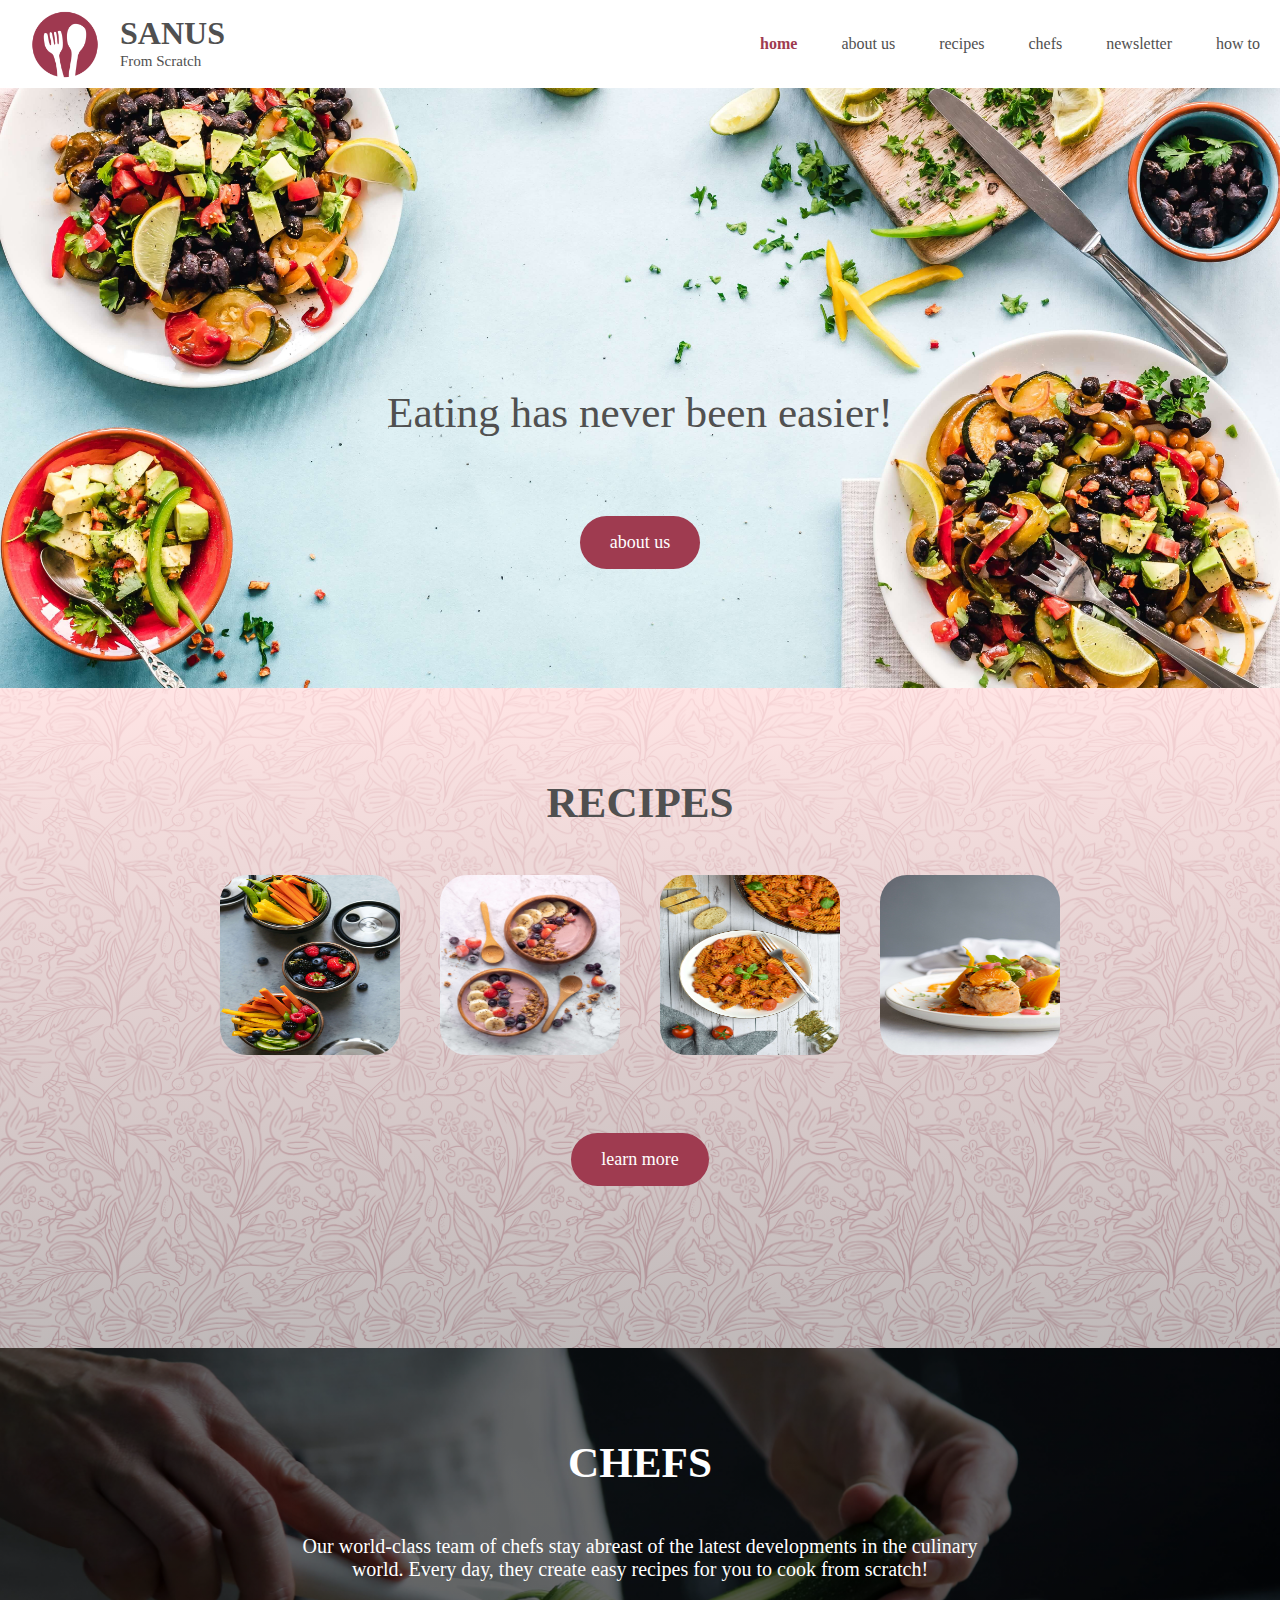
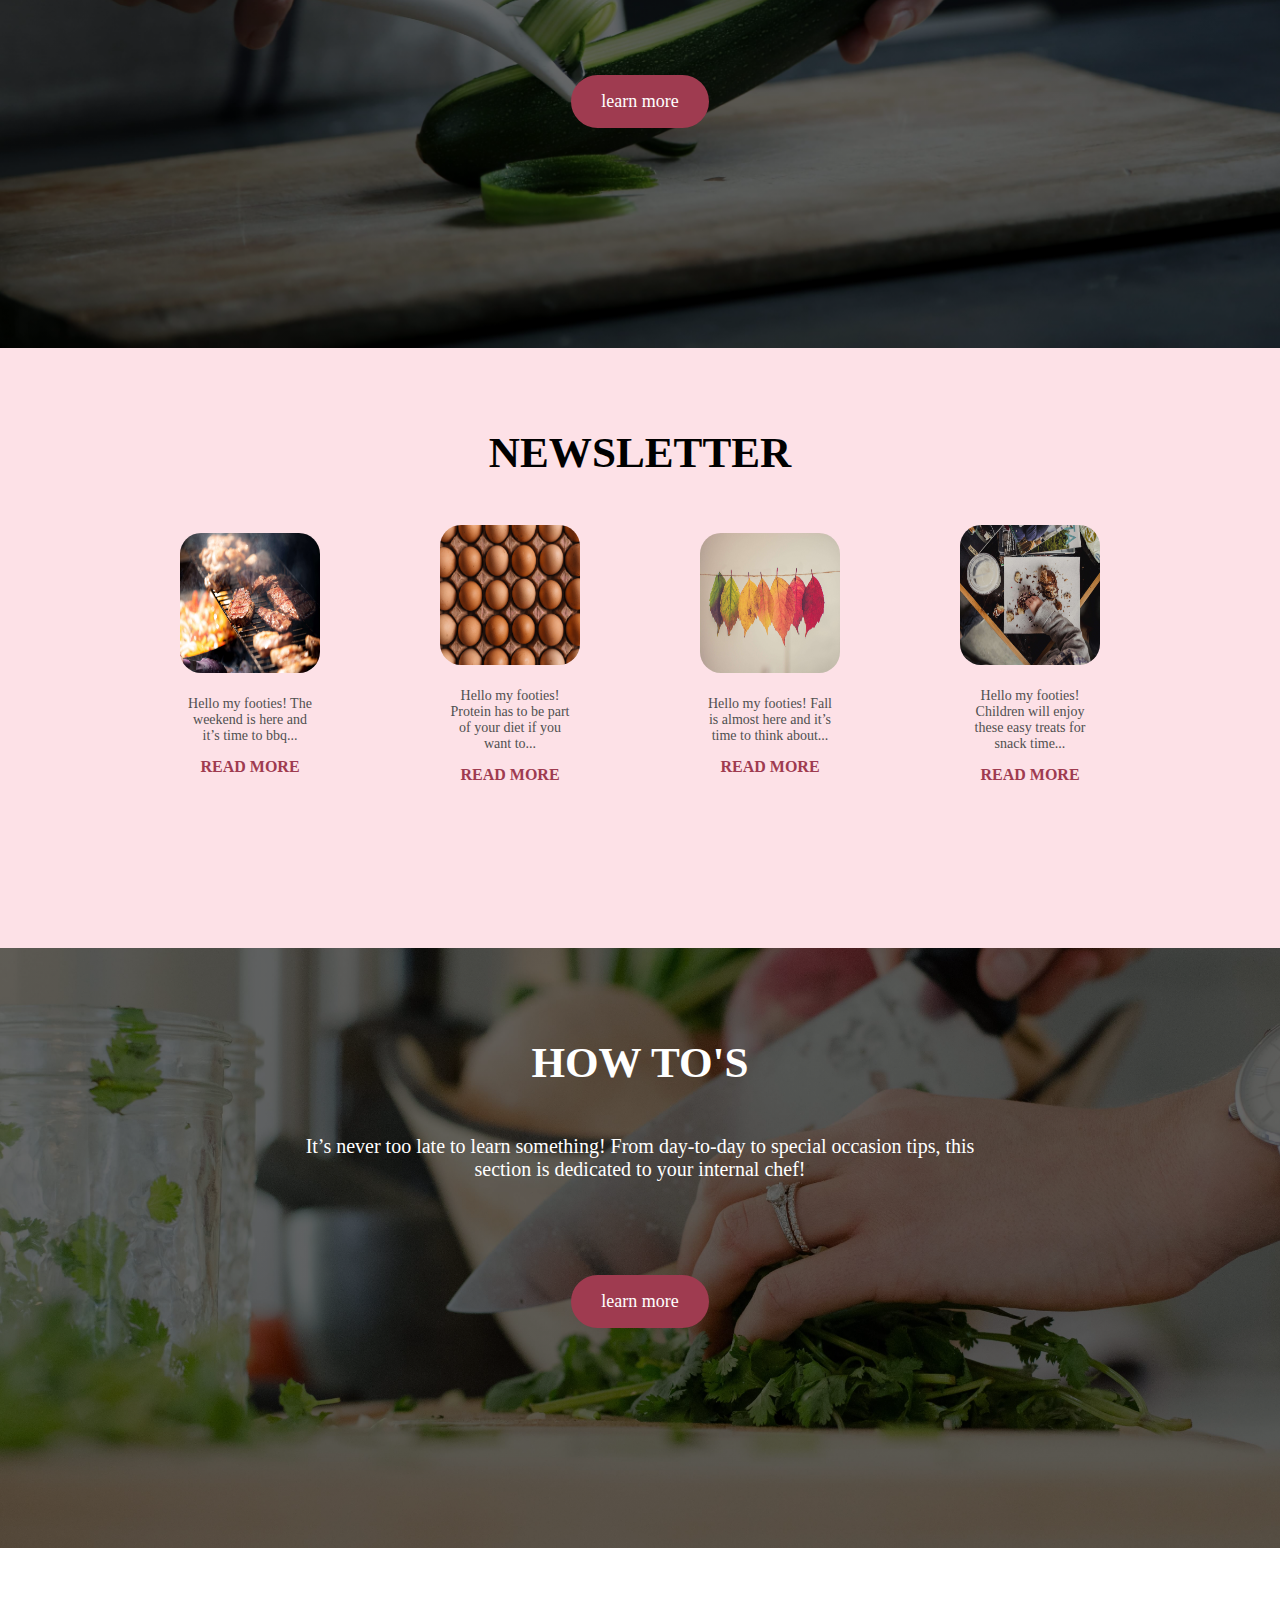
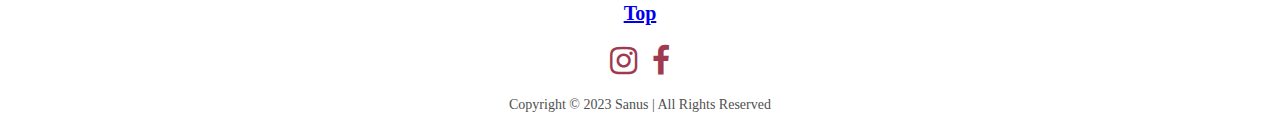
<file: index.html>
<!--Irina Raven - Sanus website-->

<!DOCTYPE html>

<html lang="en">

<head>
    
    <meta charset="UTF-8">
    <meta name="viewport" content="width=device-width, initial-scale=1.0">
    
    <!--Page title-->
    <title>Sanus</title>
    
    <!--Adding Font Awesome styles ref-->
    <link rel="stylesheet" href="https://cdnjs.cloudflare.com/ajax/libs/font-awesome/4.7.0/css/font-awesome.min.css">

    <!--Adding my styles sheet-->
    <link rel="stylesheet" href="assets/stylesheets/styles.css">

    <!--css styles-->
    <style>
        /*paragraph*/
        p{
            font-family: poppins;
            color:white;
            font-size: 20px;
            padding-left: 23%;
            padding-right: 23%;
            font-weight: lighter;
            text-align: center;
        }

        /*button*/
        .button {
            background-color: rgb(159, 59, 80);
            border-radius: 30px;
            font-family: poppins;
            border: none;
            color: white;
            padding: 16px 30px;
            text-align: center;
            text-decoration: none;
            display: inline-block;
            font-size: 18px;
            margin: 4px 2px;
            cursor: pointer;
        }

        /*button hover*/
        .button:hover {
            background-color: white;
            border-radius: 30px;
            font-family: poppins;
            border: none;
            color:rgb(159, 59, 80);
            padding: 16px 30px;
            text-align: center;
            text-decoration: none;
            display: inline-block;
            font-size: 18px;
            margin: 4px 2px;
            cursor: pointer;
        }

        /*align div container button*/
        .center {
            display: flex;
            justify-content: center;
            align-items: center;
            height: 200px;
        }

        /*hover color button*/
        button:hover{
            background-color: white;
            font-size: 18px;
            padding: 16px 30px;
            border-radius: 18px;
            font-family: poppins;
            color: rgb(159, 59, 80);
            font-weight: lighter;
            border: 0px;;
        }

        /*image*/
        img{
            height: 140px;
            width: 140px;
            border-radius: 15%;
        }

        /*div container*/
        .parent-container{
            margin-left: 7%;
            margin-right: 7%;  
        }

        /*div container*/
        .child-container{
            display: flex;
            flex-wrap: wrap;
            gap: 20px;
            justify-content: center;
            align-items: center;
        }   

        
    </style>
    
</head>

<body>
    
    <!--header of all webpages-->
    <header>
      
      <!--logo, business and slogan-->
      <a class="logo" href="index.html"></a>
      <a class="logotext1" href="index.html">SANUS</a>
      <a class="logotext2" href="index.html">From Scratch</a>

      <!--navigation menu-->
      <nav>
            <!--regular navigation menu-->
            <div class="horizontal-nav">
            <a class="active-menu-item" style="color: rgb(159, 59, 80)" href="index.html">home</a>
            <a href="about.html">about us</a> 
            <a href="recipes.html">recipes</a>
            <a href="chefs.html">chefs</a>
            <a href="newsletter.html">newsletter</a>
            <a href="howto.html">how to</a>
            </div>

            <!--responsive navigation menu-->
            <div class="dropdown">
            <button class="dropbtn"><span class="fa fa-bars fa-x"></span></button>
            <div class="dropdown-content">
                <a href="index.html">home</a>
                <a href="about.html">about us</a>
                <a href="recipes.html">recipes</a>
                <a href="chefs.html">chefs</a>
                <a href="newsletter.html">newsletter</a>
                <a href="howto.html">how to</a>
            </div>
            </div>

        </nav>

    </header>

    <section>
    
        <div class="cover-hp">
        
            <h1 style="color: rgb(80, 80, 80); font-weight: lighter; margin: 0%; padding-top: 300px;">Eating has never been easier!</h1>
            <div class="center"><a href="about.html" class="button" style="align-items:last baseline;">about us</a></div>
        </div>

        <div class="cover-hp1">
            <h1 style="color: rgb(80, 80, 80); padding-top: 90px;">RECIPES</h1>

            <div class="parent-container">

                <div class="child-container" style="gap: 40px;">

                    <div style="text-align: center">
                        <img src="assets/images/snack.jpg" alt="bbq" style="width: 180px; height: 180px;">
                    </div>

                    <div style="text-align: center">
                        <img src="assets/images/breakfast.jpg" alt="bbq" style="width: 180px; height: 180px;">
                    </div>

                    <div style="text-align: center">
                        <img src="assets/images/lunch.jpg" alt="bbq" style="width: 180px; height: 180px;">
                    </div>

                    <div style="text-align: center">
                        <img src="assets/images/dinner.jpg" alt="bbq" style="width: 180px; height: 180px;">
                    </div>

                </div>

                <div class="center"><a href="recipes.html" class="button">learn more</a></div>
            
            </div>


        </div>

        <div class="cover-hp2">
            <h1 style="color: white; padding-top: 90px;">CHEFS</h1>
            <p>Our world-class team of chefs stay abreast of the latest developments in 
               the culinary world. Every day, they create easy recipes for you to cook 
               from scratch!</p>
            <div class="center"><a href="chefs.html" class="button">learn more</a></div>
            
        </div>

        <div class="cover-hp3">
            <h1 style="color:black; padding-top: 80px;">NEWSLETTER</h1>

                <div class="parent-container">

                    <div class="child-container">

                        <div style="text-align: center">
                            <img src="assets/images/bbq.jpg" alt="bbq">
                            <p style="font-size: 14px; color: rgb(80, 80, 80); padding-top: 5px; max-width: 240px;">Hello my footies! The weekend is here and it’s time to bbq...</p>
                            <a href="newsletter.html" style="color: rgb(159, 59, 80); font-weight: bold; text-decoration: none">READ MORE</a>
                        </div>

                    
                        <div style="text-align: center">
                            <img src="assets/images/eggs.jpg" alt="eggs">
                            <p style="font-size: 14px; color: rgb(80, 80, 80); padding-top: 5px; max-width: 240px;">Hello my footies! Protein has to be part of your diet if you want to...</p>
                            <a href="newsletter.html" style="color: rgb(159, 59, 80); font-weight: bold; text-decoration: none">READ MORE</a>
                        </div>

                    
                        <div style="text-align: center">
                            <img src="assets/images/fall.jpg" alt="leaves">
                            <p style="font-size: 14px; color: rgb(80, 80, 80); padding-top: 5px; max-width: 240px;">Hello my footies! Fall is almost here and it’s time to think about...</p>
                            <a href="newsletter.html" style="color: rgb(159, 59, 80); font-weight: bold; text-decoration: none">READ MORE</a>
                        </div>

                    
                        <div style="text-align: center">
                            <img src="assets/images/child.jpg" alt="child's hand">
                            <p style="font-size: 14px; color: rgb(80, 80, 80); padding-top: 5px; max-width: 240px;">Hello my footies! Children will enjoy these easy treats for snack time...</p>
                            <a href="newsletter.html" style="color: rgb(159, 59, 80); font-weight: bold; text-decoration: none">READ MORE</a>
                        </div>
                    </div>
                
                </div>
        </div>

        <div class="cover-hp4">
            <h1 style="color: white; padding-top: 90px;">HOW TO'S</h1>
            <p>It’s never too late to learn something! From day-to-day to special 
                occasion tips, this section is dedicated to your internal chef!</p>
            <div class="center"><a href="howto.html" class="button">learn more</a></div>
        </div>

    </section>

    <!--some spaces-->
    <br><br><br>

    <div class="to-top"><a href="#">Top</a></div>

    <!--footer of all webpages-->
    <footer>
        <div class="icon-horizontal">

            <a href="https://www.instagram.com/" target="_blank" 
            class="fa fa-instagram fa-2x hover-color"></a>

            <a href="https://www.facebook.com/" target="_blank"
             class="fa fa-facebook fa-2x hover-color padding-left"></a>
             
        </div>    
        <div class="copy-right">
            <span>Copyright &copy; 2023 Sanus | All Rights Reserved</span>
        </div>
          
    </footer>
  </body>
  
  </html>
</file>
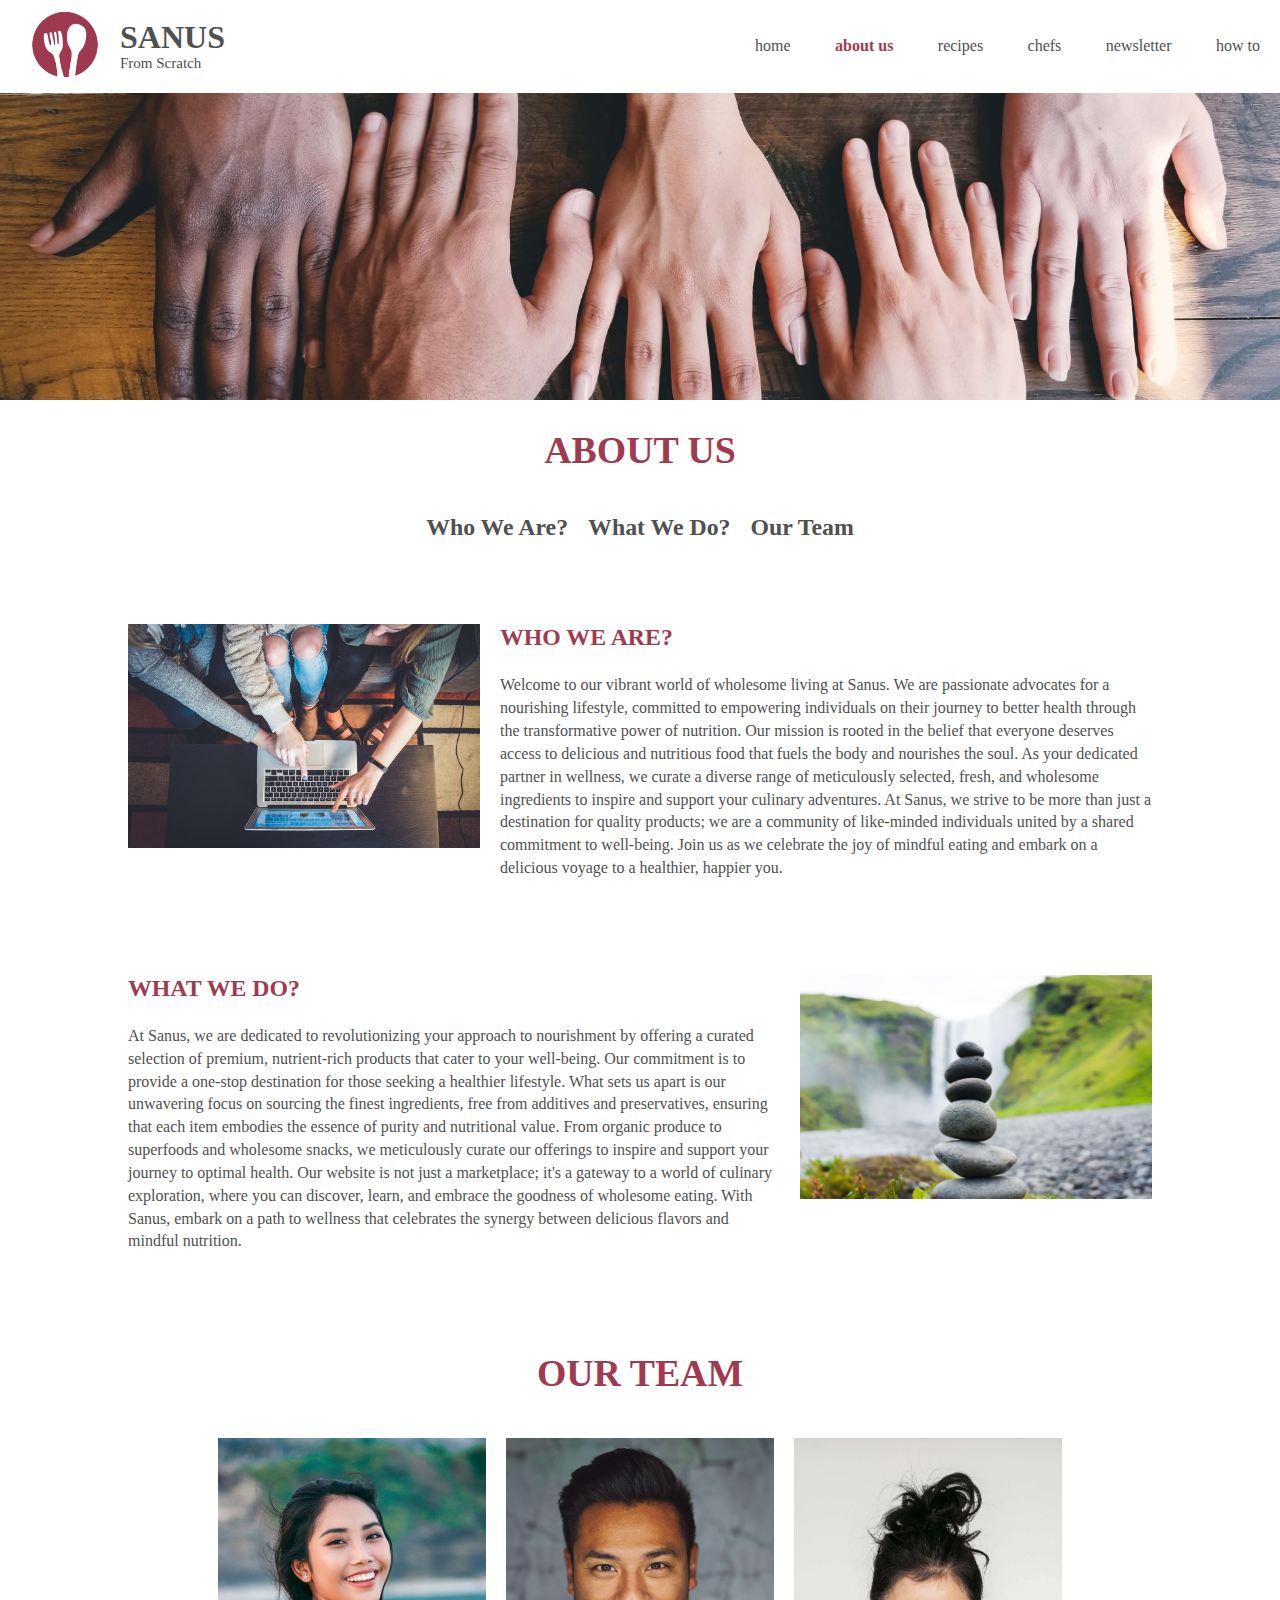
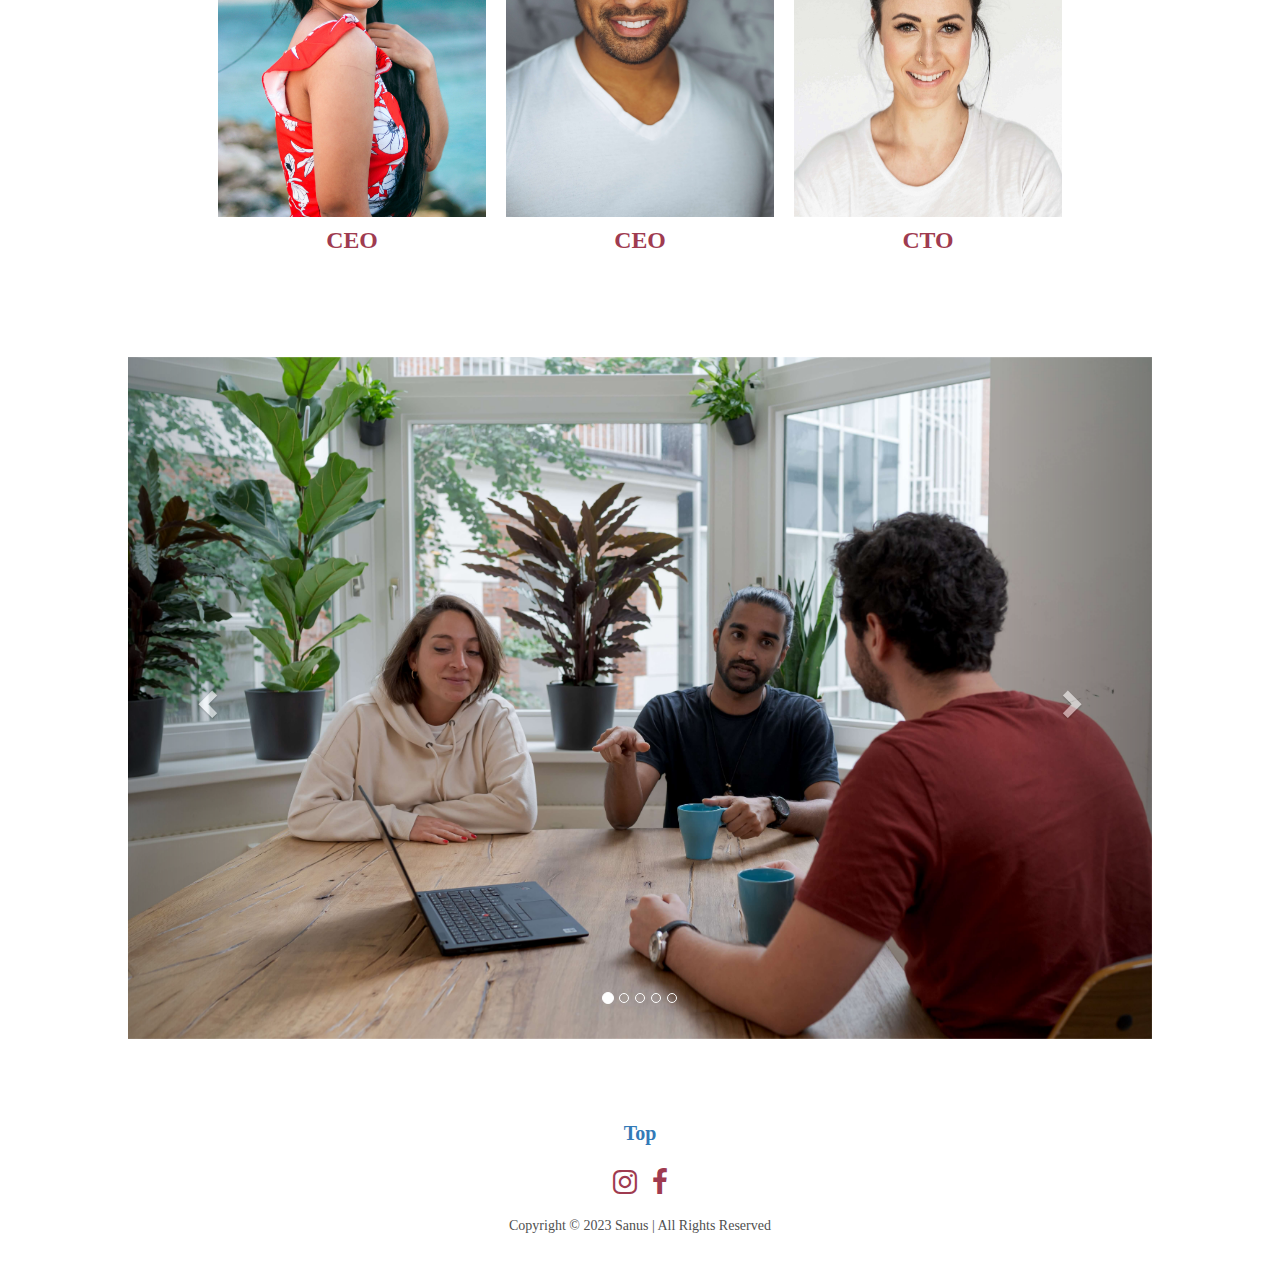
<file: about.html>
<!--Irina Raven - Sanus website-->

<!DOCTYPE html>

<html lang="en">

<head>
    
    <meta charset="UTF-8">
    <meta name="viewport" content="width=device-width, initial-scale=1.0">
    
    <!--Page title-->
    <title>Sanus</title>

    <!--Carrousel Bootstrapcdn-->
    <link rel="stylesheet" href="https://maxcdn.bootstrapcdn.com/bootstrap/3.4.1/css/bootstrap.min.css">
    
    <!--Adding Font Awesome styles ref-->
    <link rel="stylesheet" href="https://cdnjs.cloudflare.com/ajax/libs/font-awesome/4.7.0/css/font-awesome.min.css">

    <!--Adding my styles sheet-->
    <link rel="stylesheet" href="assets/stylesheets/styles.css">

    <!-- jquery.min.js should be loaded before bootstrap.min.js because bootstrap's JavaScript requires jQueary -->
    <script src="https://ajax.googleapis.com/ajax/libs/jquery/3.5.1/jquery.min.js"></script>
    <script src="https://maxcdn.bootstrapcdn.com/bootstrap/3.4.1/js/bootstrap.min.js"></script>

    <!--css styles-->
    <style>
        h2{
            color: rgb(80, 80, 80);
        }

        img{
            width: 268px;
            height: 379px; 
        }

        p{
            font-family: poppins;
            font-weight: lighter;   
            font-size: 16px;
            color: rgb(80, 80, 80);
        }

        .parent-container{
            margin-left: 10%;
            margin-right: 10%;  
        }

        .child-container{
            display: flex;
            flex-wrap: wrap;
            gap: 20px;
            justify-content: center;
            align-items: center;
        }
    </style>
    
</head>

<body>
    
    <!--header of all webpages-->
    <header class="about">
      
      <!--logo, business and slogan-->
      <a class="logo" href="index.html"></a>
      <a class="logotext1" href="index.html">SANUS</a>
      <a class="logotext2" href="index.html">From Scratch</a>

      <!--navigation menu-->
      <nav>
        <!--regular navigation menu-->
        <div class="horizontal-nav" style="font-size: 16px;">
            <a href="index.html">home</a>
            <a class="active-menu-item" style="color: rgb(159, 59, 80)" href="about.html">about us</a> 
            <a href="recipes.html">recipes</a>
            <a href="chefs.html">chefs</a>
            <a href="newsletter.html">newsletter</a>
            <a href="howto.html">how to</a>
        </div>

            <!--responsive navigation menu-->
            <div class="dropdown">
            <button class="dropbtn"><span class="fa fa-bars fa-x"></span></button>
            <div class="dropdown-content">
                <a href="index.html">home</a>
                <a href="about.html">about us</a>
                <a href="recipes.html">recipes</a>
                <a href="chefs.html">chefs</a>
                <a href="newsletter.html">newsletter</a>
                <a href="howto.html">how to</a>
            </div>
        </div>

        </nav>

    </header>

    <section>

        <!--content container-->
        <div class="parent-container">

            <!--header-->
            <h1>ABOUT US</h1>

            <!--Little Menu-->
            <div class="child-container">
                <div>
                    <a href="#1" style="text-decoration: none;"> <h2 class="hover-color-b"> Who We Are?</h2> </a>
                </div>

                <div>
                    <a href="#2" style="text-decoration: none;" > <h2 class="hover-color-b">What We Do?</h2> </a>
                </div>

                <div>
                    <a href="#3" style="text-decoration: none;"> <h2 class="hover-color-b">Our Team</h2> </a>
                </div>
            </div>
        

            <!--Paragraphs-->
            <div>
                    <img src="assets/images/about1.jpg" alt="hands pointing computer" style="float:left; padding-right: 20px; padding-top: 45px; padding-bottom: 10px; width:372px; height:279px;">
                    <h3 id="1" style="text-align: left;">WHO WE ARE?</h3>
                    <p> Welcome to our vibrant world of wholesome living at Sanus. 
                        We are passionate advocates for a nourishing lifestyle, committed 
                        to empowering individuals on their journey to better health through 
                        the transformative power of nutrition. Our mission is rooted in the 
                        belief that everyone deserves access to delicious and nutritious food 
                        that fuels the body and nourishes the soul. As your dedicated partner 
                        in wellness, we curate a diverse range of meticulously selected, fresh, 
                        and wholesome ingredients to inspire and support your culinary adventures. 
                        At Sanus, we strive to be more than just a destination for quality products; 
                        we are a community of like-minded individuals united by a shared commitment 
                        to well-being. Join us as we celebrate the joy of mindful eating and embark 
                        on a delicious voyage to a healthier, happier you.
                    </p>
            
                    <br><br>
            
                    <img src="assets/images/about2.jpg" alt="rocks" style="float:right; padding-left: 20px; padding-bottom: 15px; padding-top: 45px; padding-bottom: 10px; width:372px; height:279px;">
                    <h3 id="2" style="text-align: left;">WHAT WE DO?</h3>
                    <p>At Sanus, we are dedicated to revolutionizing your 
                        approach to nourishment by offering a curated selection of premium, 
                        nutrient-rich products that cater to your well-being. Our commitment is to 
                        provide a one-stop destination for those seeking a healthier lifestyle. 
                        What sets us apart is our unwavering focus on sourcing the finest 
                        ingredients, free from additives and preservatives, ensuring that each item 
                        embodies the essence of purity and nutritional value. From organic produce 
                        to superfoods and wholesome snacks, we meticulously curate our offerings 
                        to inspire and support your journey to optimal health. Our website is not 
                        just a marketplace; it's a gateway to a world of culinary exploration, 
                        where you can discover, learn, and embrace the goodness of wholesome eating. 
                        With Sanus, embark on a path to wellness that celebrates the synergy between
                        delicious flavors and mindful nutrition.
                    </p>
            </div>

            <br><br><br>
            <!--team members header-->
            <h1 id="3">OUR TEAM</h1>

            <!--team members pictures-->
            <div class="child-container">

                <div>
                    <img src="assets/images/team2.jpg" alt="woman">
                    <h3 style="padding-top: 10px;">CEO</h3>
                </div>

                <div>
                    <img src="assets/images/team3.jpg" alt="man">
                    <h3 style="padding-top: 10px;">CEO</h3>
                </div>

                <div>
                    <img src="assets/images/team1.jpg" alt="woman">
                    <h3 style="padding-top: 10px;">CTO</h3>
                </div>  
                
            </div>

            <br><br><br><br>
            <!--gallery-->
            <div id="myCarousel" class="carousel slide" data-ride="carousel">
                <!-- Indicators -->
                <ol class="carousel-indicators">
                    <li data-target="#myCarousel" data-slide-to="0" class="active"></li>
                    <li data-target="#myCarousel" data-slide-to="1"></li>
                    <li data-target="#myCarousel" data-slide-to="2"></li>
                    <li data-target="#myCarousel" data-slide-to="3"></li>
                    <li data-target="#myCarousel" data-slide-to="4"></li>
                </ol>

                <!-- Wrapper for slides -->
                <div class="carousel-inner">
                    <div class="item active">
                        <img src="assets/images/carrousel1.jpg" alt="Office" style="width:100%;" >
                    </div>

                    <div class="item">
                        <img src="assets/images/carrousel2.jpg" alt="office" style="width:100%;">
                    </div>

                    <div class="item">
                        <img src="assets/images/carrousel3.jpg" alt="office" style="width:100%;">
                    </div>

                    <div class="item">
                        <img src="assets/images/carrousel4.jpg" alt="office" style="width:100%;">
                    </div>

                    <div class="item">
                        <img src="assets/images/carrousel5.jpg" alt="office" style="width:100%;">
                    </div>
                </div>

                <!-- Left and right controls -->
                <a class="left carousel-control" href="#myCarousel" data-slide="prev">
                    <span class="glyphicon glyphicon-chevron-left"></span>
                    <span class="sr-only">Previous</span>
                </a>

                <a class="right carousel-control" href="#myCarousel" data-slide="next">
                    <span class="glyphicon glyphicon-chevron-right"></span>
                    <span class="sr-only">Next</span>
                </a>

            </div>
        </div>
    </section>

    <br><br><br><br>
    
    <div class="to-top"><a href="#">Top</a></div>

    <!--footer of all webpages-->
    <footer>
        <div class="icon-horizontal">

            <a href="https://www.instagram.com/" target="_blank" 
            class="fa fa-instagram fa-2x hover-color"></a>

            <a href="https://www.facebook.com/" target="_blank"
             class="fa fa-facebook fa-2x hover-color padding-left"></a>
             
        </div>    
        <div class="copy-right">
            <span>Copyright &copy; 2023 Sanus | All Rights Reserved</span>
        </div>
          
    </footer>
  </body>
  
  </html>
</file>
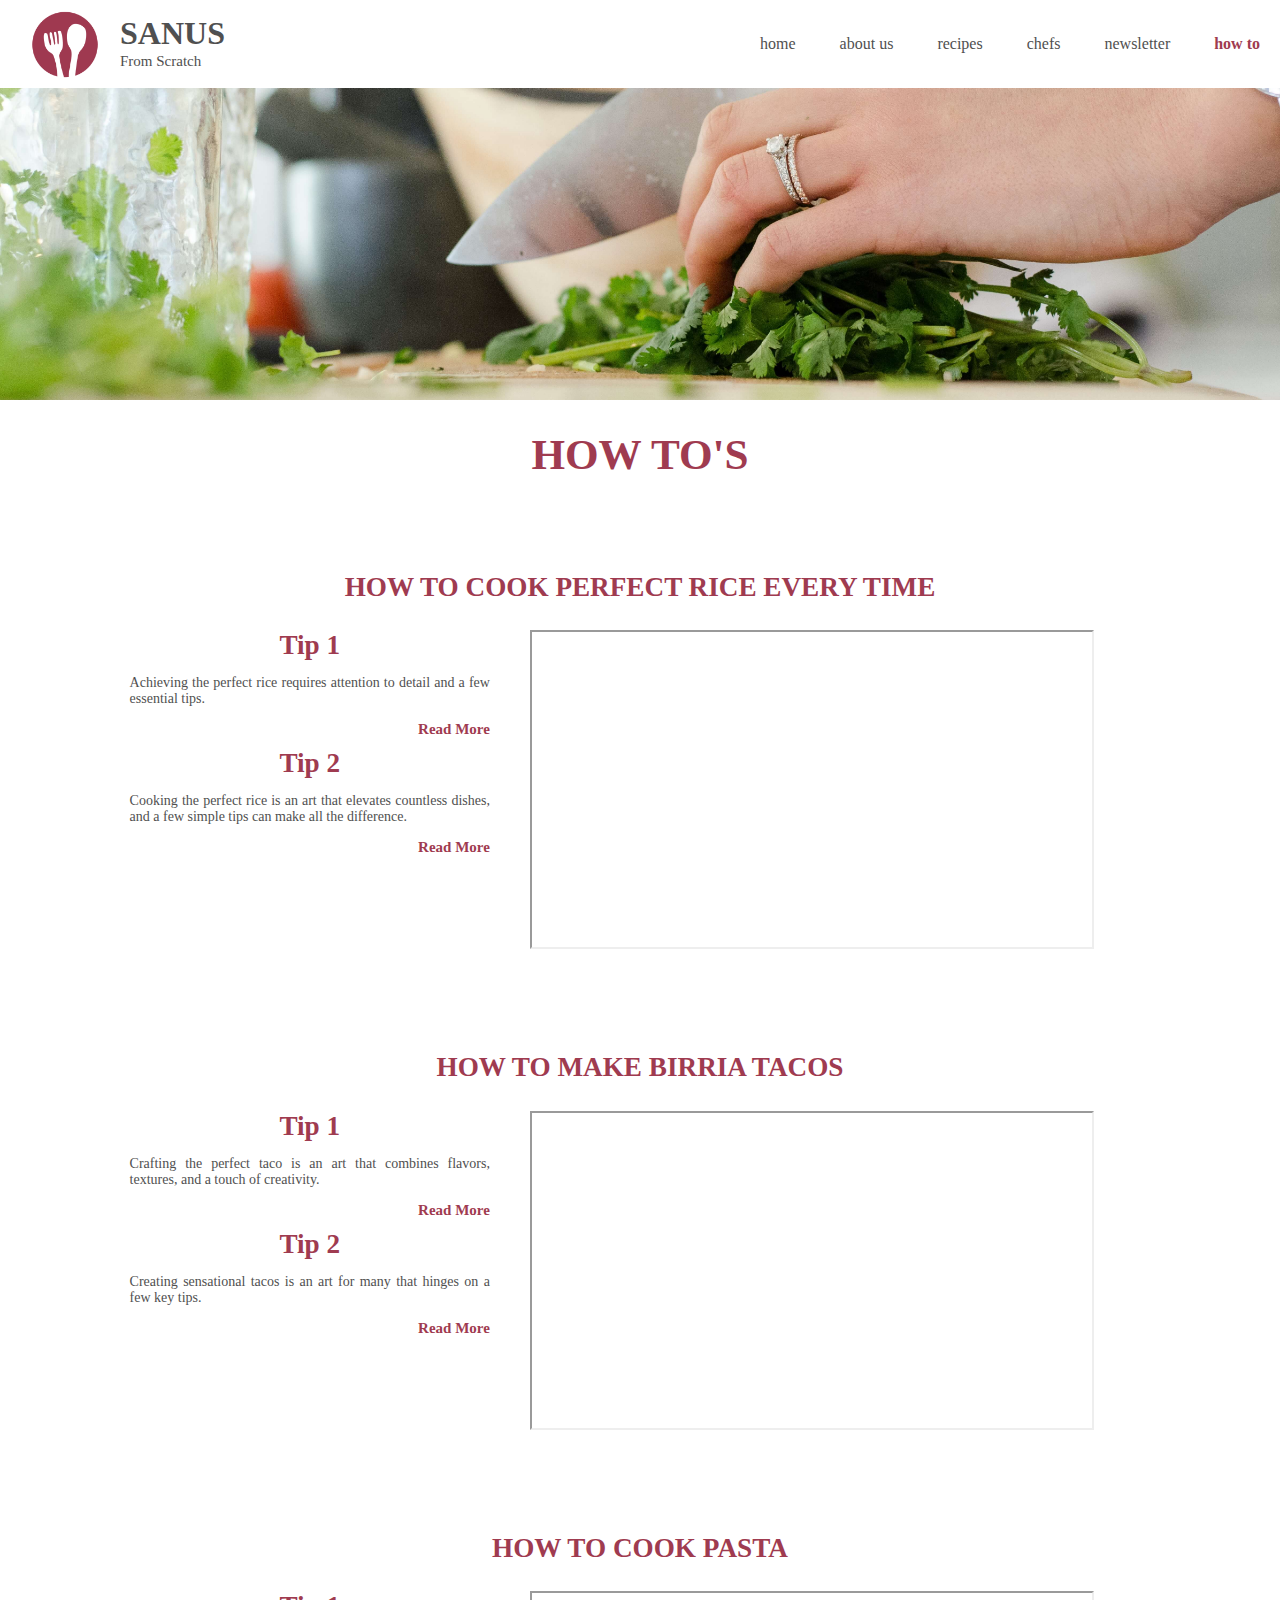
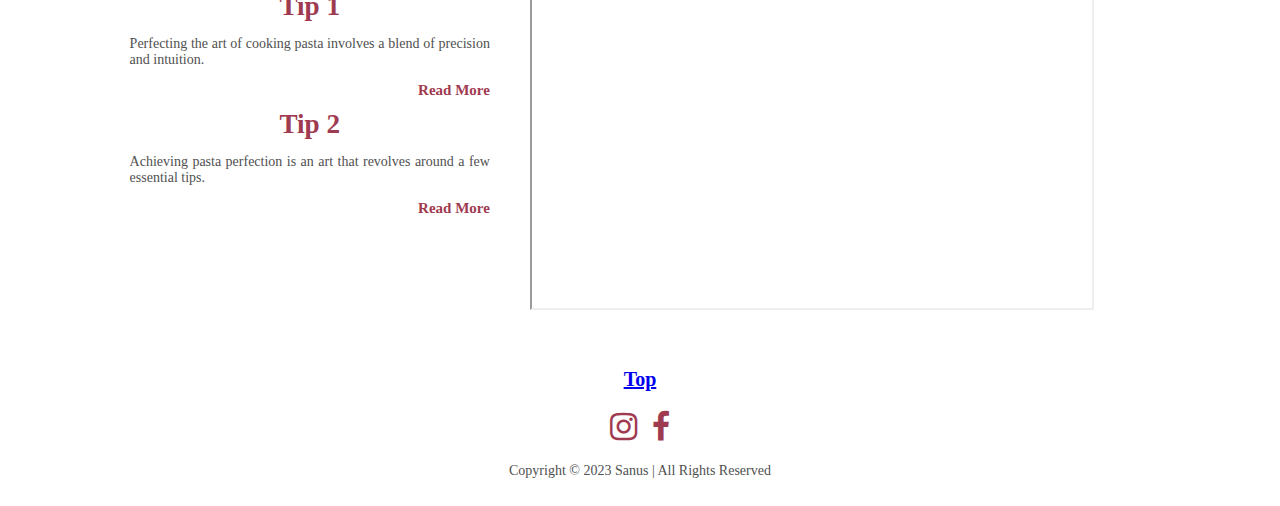
<file: howto.html>
<!--Irina Raven - Sanus website-->

<!DOCTYPE html>

<html lang="en">

<head>
    
    <meta charset="UTF-8">
    <meta name="viewport" content="width=device-width, initial-scale=1.0">
    
    <!--Page title-->
    <title>Sanus</title>
    
    <!--Adding Font Awesome styles ref-->
    <link rel="stylesheet" href="https://cdnjs.cloudflare.com/ajax/libs/font-awesome/4.7.0/css/font-awesome.min.css">

    <!--Adding my styles sheet-->
    <link rel="stylesheet" href="assets/stylesheets/styles.css">

    <!--css styles-->
    <style>

        p{
            font-family: poppins;
            font-weight: lighter;   
            font-size: 14px;
            color: rgb(80, 80, 80);
            text-align: justify;
        }

        .parent-container{
            margin-left: 7%;
            margin-right: 7%;  
        }

       
    </style>
    
</head>

<body>
    
    <!--header of all webpages-->
    <header class="howto">
      
      <!--logo, business and slogan-->
      <a class="logo" href="index.html"></a>
      <a class="logotext1" href="index.html">SANUS</a>
      <a class="logotext2" href="index.html">From Scratch</a>

      <!--navigation menu-->
      <nav>
             <!--regular navigation menu-->
             <div class="horizontal-nav">
                <a href="index.html">home</a>
                <a href="about.html">about us</a> 
                <a href="recipes.html">recipes</a>
                <a href="chefs.html">chefs</a>
                <a href="newsletter.html">newsletter</a>
                <a class="active-menu-item" style="color: rgb(159, 59, 80)" href="howto.html">how to</a>
            </div>
    
            <!--responsive navigation menu-->
            <div class="dropdown">
                <button class="dropbtn"><span class="fa fa-bars fa-x"></span></button>
                <div class="dropdown-content">
                <a href="index.html">home</a>
                <a href="about.html">about us</a>
                <a href="recipes.html">recipes</a>
                <a href="chefs.html">chefs</a>
                <a href="newsletter.html">newsletter</a>
                <a href="howto.html">how to</a>
            </div>
        </div>

        </nav>

    </header>

    <section>

        <h1>HOW TO'S</h1>

        <!--FIRST ITEM-->
        <div class="parent-container">
            <h3 style="text-transform: uppercase;">How To Cook Perfect Rice Every Time</h3>
            <aside>
                <!--accordion topic 1-->
                <div>
                    <div>
                        <h4>Tip 1</h4>
                        <p>
                            Achieving the perfect rice requires attention to detail and a few 
                            essential tips. 
                        </p>
                        <p class="panel">
                            Start by selecting the right type of rice for your 
                            dish, whether it's long-grain, short-grain, basmati, or jasmine, 
                            as each variety has its unique characteristics. Precision in measuring is crucial; follow the recommended water-to-rice ratio, 
                            but be aware that it may differ slightly depending on the specific 
                            type of rice. Before cooking, let the rice soak for 20-30 minutes 
                            to ensure even hydration and better texture. Utilize a well-fitted 
                            lid to trap steam during cooking, allowing the rice to absorb 
                            moisture evenly. When bringing the water to a boil, consider adding 
                            a dash of salt or a small amount of oil for enhanced flavor and 
                            separation of grains. Once the rice is cooked, resist the urge to
                            uncover it immediately; instead, let it rest for a few minutes to 
                            complete the steaming process. Fluff the rice gently with a fork 
                            to separate the grains, and your perfectly cooked rice is ready 
                            to take center stage in any culinary creation.
                        </p>
                        <div class="accordion" style="text-align: right;">Read More</div>
                    </div>

                    <div>
                        <h4>Tip 2</h4>
                        <p>
                            Cooking the perfect rice is an art that elevates countless dishes, 
                            and a few simple tips can make all the difference. 
                        </p>
                        <p class="panel">
                            Begin by rinsing the rice under cold water to remove excess starch, 
                            which can cause stickiness. Use the appropriate ratio of water to rice, usually 2 
                            cups of water for every cup of rice, but this can vary depending 
                            on the type of rice. Opt for a heavy-bottomed pot with a tight-fitting 
                            lid to ensure even cooking and to prevent steam from escaping. 
                            Once the water comes to a boil, reduce the heat to low and let the 
                            rice simmer gently. Avoid the temptation to lift the lid and stir, 
                            as this can disrupt the cooking process. Allow the rice to steam 
                            for a few minutes after cooking to achieve light and fluffy grains. 
                            Lastly, let it rest off the heat, covered, for a few minutes before 
                            fluffing with a fork. Following these steps ensures that your rice 
                            turns out perfectly cooked, each grain distinct and ready to 
                            complement any dish.
                        </p>
                        <div class="accordion" style="text-align: right;">Read More</div>
                    </div>
                </div>
            </aside>
        
            <!--Video 1 Youtube-->
            <div class="flex-container">
                <span style="width: 500px; word-wrap: break-word;">
                    <iframe width="560" height="315" src="https://www.youtube.com/embed/Xx7sxWI9FNI?si=8MSCAVebljfG4OBB" 
                    title="How to Cook the Perfect Rice" allow="accelerometer; autoplay; clipboard-write; encrypted-media; gyroscope; picture-in-picture; web-share" allowfullscreen></iframe>
                </span>
            </div>
            
        </div>

        <br><br><br>

        <!--SECOND ITEM-->
        <div class="parent-container">
            <h3 style="text-transform: uppercase;">How to make birria tacos</h3>
                <aside>
                    <!--accordion topic 2-->
                    <div>
                        <div>
                            <h4>Tip 1</h4>
                            <p>
                                Crafting the perfect taco is an art that combines flavors, textures, 
                                and a touch of creativity. 
                            </p>
                            <p class="panel">
                                Begin with high-quality, fresh ingredients: opt for soft, warm tortillas, 
                                whether corn or flour, and fill them 
                                with well-seasoned proteins like grilled chicken, beef, or flavorful 
                                slow-cooked carnitas. Ensure a balance of textures by adding crisp 
                                and refreshing elements like shredded lettuce, diced tomatoes, and 
                                vibrant cilantro. Elevate the flavor profile with a homemade salsa 
                                or pico de gallo, and don't forget a squeeze of lime for a zesty kick.
                                Consider adding a creamy element like guacamole or a tangy crema to
                                provide richness. Experiment with different cheeses, such as 
                                crumbled queso fresco or grated cheddar, to add the perfect 
                                finishing touch. Embrace variety in your taco toppings, from 
                                pickled red onions to radishes, to create a harmonious blend of 
                                tastes in every bite. Lastly, assemble your tacos with care, and 
                                enjoy the explosion of flavors that a well-crafted taco promises.
                            </p>
                        
                            <div class="accordion" style="text-align: right;">Read More</div>
                        </div>

                        <div>
                            <h4>Tip 2</h4>
                            <p>
                                Creating sensational tacos is an art for many that hinges on a few key tips. 
                            </p>
                            <p class="panel">
                                First and foremost, infuse your chosen protein—be it succulent 
                                grilled shrimp, marinated tofu, or seasoned ground beef—with a 
                                flavorful blend of spices to ensure a robust taste. Elevate your 
                                taco game by warming the tortillas briefly on a griddle or in the 
                                oven, imparting a delightful softness that complements the fillings. 
                                Layer textures thoughtfully; pair the protein with crunchy slaw, 
                                creamy avocado slices, and a burst of freshness from diced tomatoes. 
                                Crafting a signature salsa can be a game-changer—experiment with 
                                combinations of tomatoes, onions, cilantro, and a hint of jalapeño 
                                for a personalized touch. For an extra layer of richness, consider 
                                a drizzle of lime-infused crema or a sprinkle of crumbled cotija 
                                cheese. Don't be afraid to experiment with diverse toppings, 
                                like pickled jalapeños or radishes, to add layers of complexity. 
                                In the world of tacos, creativity knows no bounds, so mix, match, 
                                and savor the symphony of flavors with each delectable bite.
                            </p>
                            <div class="accordion" style="text-align: right;">Read More</div>
                        </div>
                    </div>
                </aside>

                <!--Video 2 Youtube-->
                <div class="flex-container">
                    <span style="width: 500px; word-wrap: break-word;">
                        <iframe width="560" height="315" src="https://www.youtube.com/embed/4nIFJFgH99w?si=6TATVaEgNihu-gDe" 
                        title="How To Make Birria Tacos" allow="accelerometer; autoplay; clipboard-write; encrypted-media; gyroscope; picture-in-picture; web-share" allowfullscreen></iframe>
                    </span>
                </div>
        </div>

        <br><br><br>

        <!--THIRD ITEM-->
        <div class="parent-container">
            <h3 style="text-transform: uppercase;">How to cook pasta</h3>
                <aside>
                <!--accordion topic 3-->
                <div>
                    <div>
                        <h4>Tip 1</h4>
                        <p>
                            Perfecting the art of cooking pasta involves a blend of precision 
                            and intuition. 
                        </p>
                        <p class="panel">
                            Start by choosing the right pasta shape for your dish, 
                            ensuring it complements the sauce. Use a generous amount of boiling 
                            water, ideally around 4-6 quarts per pound of pasta, and add salt to 
                            enhance the pasta's flavor. Stir the pasta occasionally during the 
                            first couple of minutes to prevent sticking. Respect the suggested 
                            cooking time on the package but taste a piece a minute or two before 
                            that to achieve your preferred level of doneness. 

                            Al dente, meaning "to the tooth" in Italian, is a popular choice for pasta lovers as 
                            it maintains a slight firmness when bitten. Once cooked to perfection, 
                            promptly drain the pasta, reserving a cup of the cooking water, 
                            which can be added to the sauce for enhanced consistency. 
                            Finally, toss the drained pasta in your chosen sauce, allowing it 
                            to absorb the flavors. Whether it's a classic marinara, rich Alfredo, 
                            or a light olive oil and herb combination, mastering these 
                            pasta-cooking tips ensures a plate of culinary delight.
                        </p>
                    
                        <div class="accordion" style="text-align: right;">Read More</div>
                    </div>
                    
                    <div>
                        <h4>Tip 2</h4>
                        <p>
                            Achieving pasta perfection is an art that revolves around a few 
                            essential tips. 
                        </p>
                        <p class="panel">
                            Firstly, select high-quality pasta and pay attention 
                            to the cooking time specified on the package. To infuse the pasta 
                            with flavor, generously salt the boiling water; this is your chance 
                            to season the pasta from the inside out. Stir the pasta immediately 
                            after adding it to the boiling water to prevent sticking, then 
                            intermittently throughout the cooking process. Taste for doneness 
                            a minute or two before the suggested time, aiming for a tender yet 
                            slightly firm texture, especially if you enjoy the traditional al 
                            dente style. 

                            Save a cup of the pasta cooking water before draining; 
                            it contains starch that can be employed to adjust the consistency of 
                            your sauce later. Once drained, resist rinsing the pasta, as you 
                            want it to retain its starchiness, which aids in sauce adherence. 
                            Whether you're pairing it with a rich Bolognese or a simple garlic 
                            and olive oil concoction, these tips ensure that your pasta dishes 
                            are consistently a masterpiece of flavor and texture.
                        </p>
                        <div class="accordion" style="text-align: right;">Read More</div>
                    </div>
                </div>
            </aside>

            <!--Video 3 Youtube-->
            <div class="flex-container">
                <span style="width: 500px; word-wrap: break-word;">
                    <iframe width="560" height="315" src="https://www.youtube.com/embed/mMOaRiVd-3o?si=RE3hmdf5hOUlgOS2" 
                    title="YouTube video player" allow="accelerometer; autoplay; clipboard-write; encrypted-media; gyroscope; picture-in-picture; web-share" allowfullscreen></iframe>
                </span>
            </div>
        </div>

    </section>

    <br><br><br>

    <div class="to-top"><a href="#">Top</a></div>

    <!--footer of all webpages-->
    <footer>
        <div class="icon-horizontal">

            <a href="https://www.instagram.com/" target="_blank" 
            class="fa fa-instagram fa-2x hover-color"></a>

            <a href="https://www.facebook.com/" target="_blank"
             class="fa fa-facebook fa-2x hover-color padding-left"></a>
             
        </div>    
        <div class="copy-right">
            <span>Copyright &copy; 2023 Sanus | All Rights Reserved</span>
        </div>
          
    </footer>
  </body>
  
  <!-- BEG JavaScript -->
  <script>
    var acc = document.getElementsByClassName("accordion");
    var i;
    for (i = 0; i < acc.length; i++) {
      acc[i].addEventListener("click", function () {
        this.classList.toggle("active");
        var panel = this.previousElementSibling;
        if (panel.style.display === "block") {
          panel.style.display = "none";
          this.innerHTML = "Read More";
        } else {
          panel.style.display = "block";
          this.innerHTML = "Read Less";
        }
      });
    }
  </script>
  <!-- END JavaScript -->
  </html>
</file>
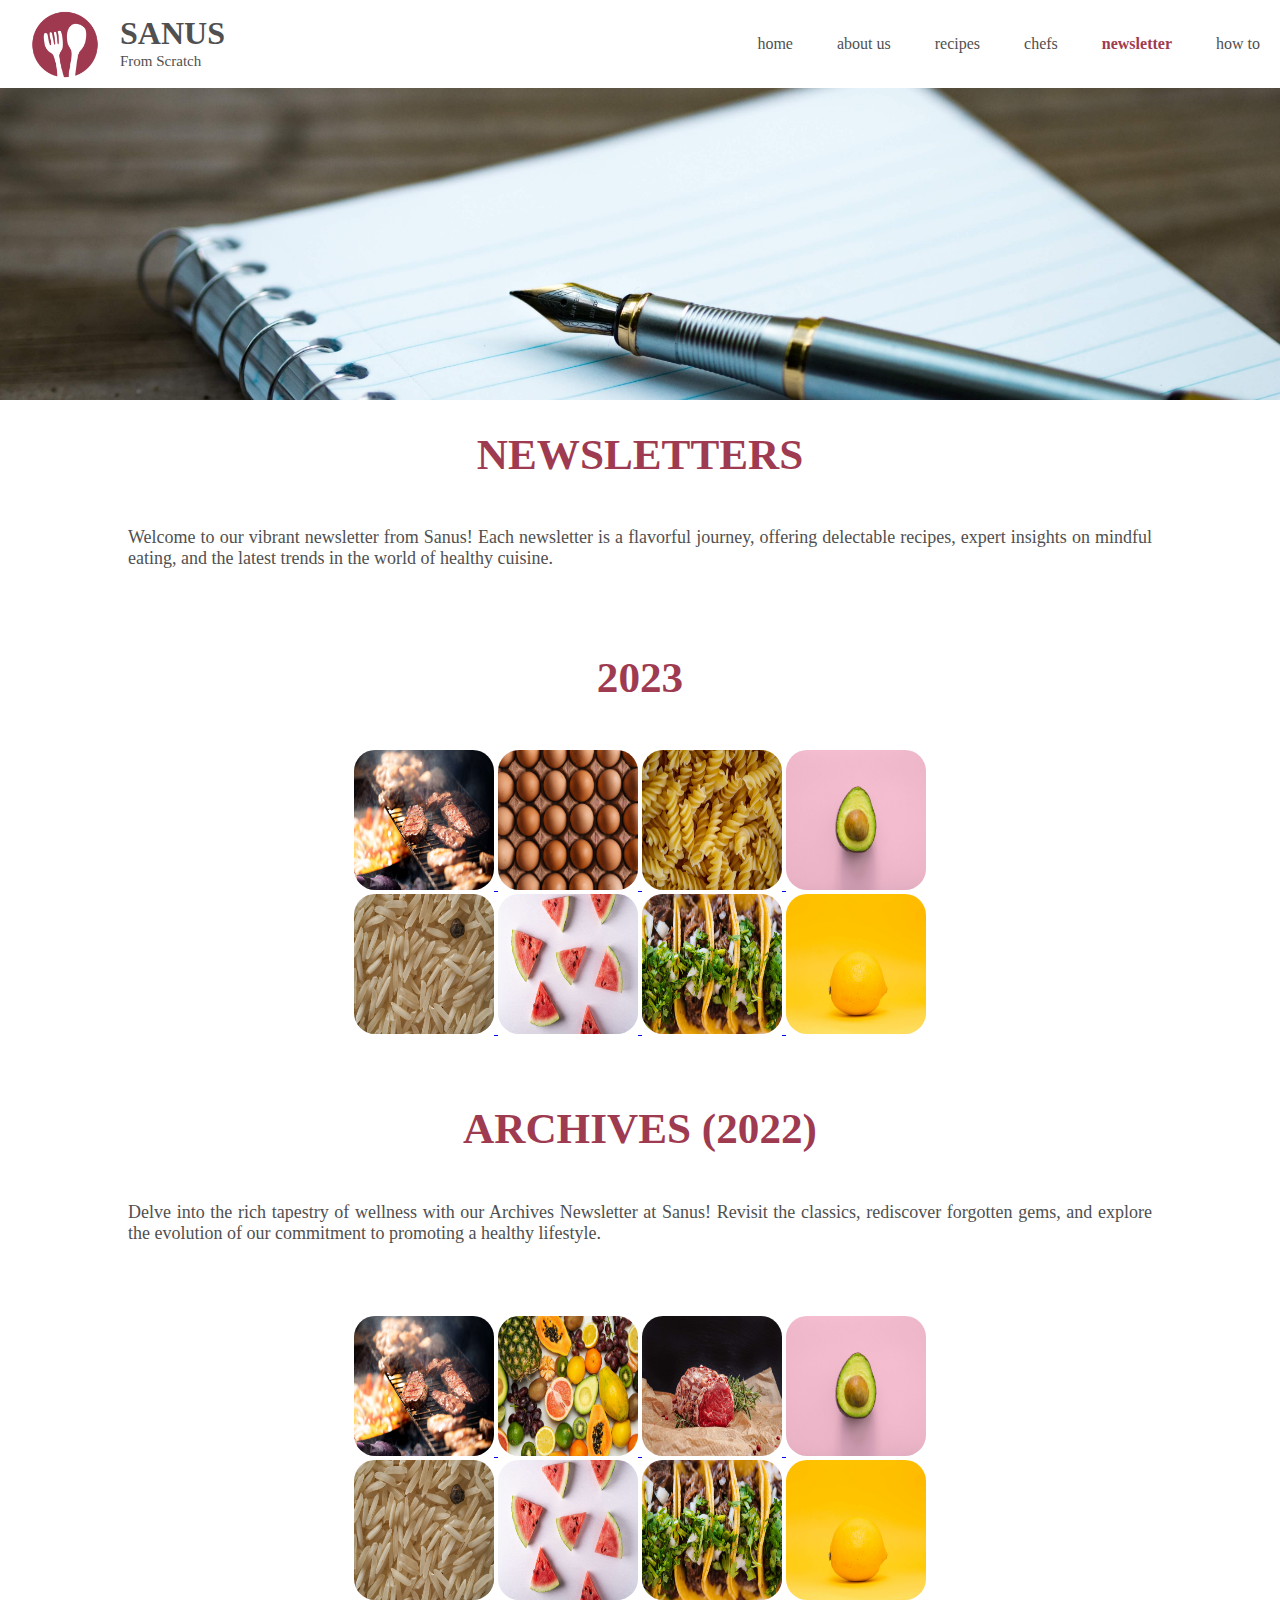
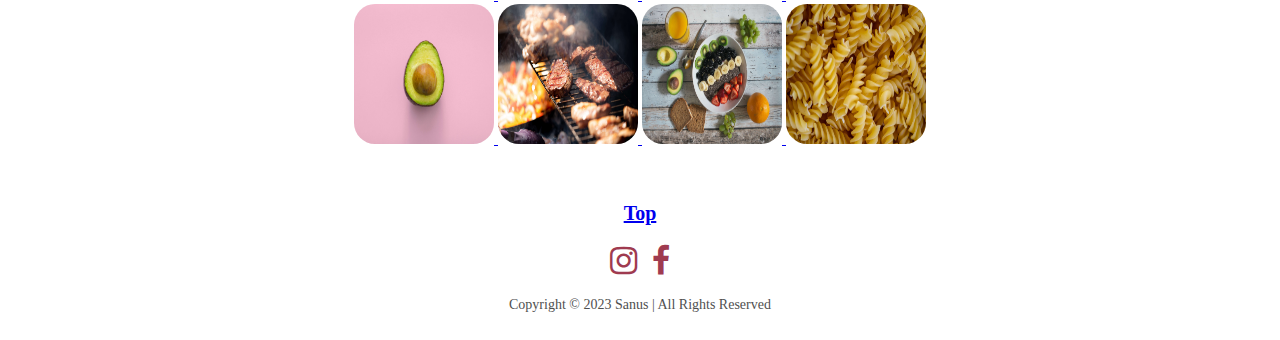
<file: newsletter.html>
<!--Irina Raven - Sanus website-->

<!DOCTYPE html>

<html lang="en">

<head>
    
    <meta charset="UTF-8">
    <meta name="viewport" content="width=device-width, initial-scale=1.0">
    
    <!--Page title-->
    <title>Sanus</title>
    
    <!--Adding Font Awesome styles ref-->
    <link rel="stylesheet" href="https://cdnjs.cloudflare.com/ajax/libs/font-awesome/4.7.0/css/font-awesome.min.css">

    <!--Adding lightbox-->
    <link rel="stylesheet" type="text/css" href="assets/stylesheets/lightbox.min.css">

    <!--Adding my styles sheet-->
    <link rel="stylesheet" href="assets/stylesheets/styles.css">

    <!--css styles-->
    <style>
        /*paragraph*/
        p{
            font-family: poppins;
            font-weight: lighter;   
            font-size: 18px;
            color: rgb(80, 80, 80);
            text-align: justify;
        }

        /*image*/
        img{
            height: 140px;
            width: 140px;
            border-radius: 15%;
        }

        .parent-container{
            margin-left: 10%;
            margin-right: 10%;  
        }

        .child-container{
            display: flex;
            flex-wrap: wrap;
            gap: 20px;
            justify-content: center;
            align-items: center;
            max-width: 150px;
        }
    </style>
    
</head>

<body>
    
    <!--header of all webpages-->
    <header class="newsletters">
      
      <!--logo, business and slogan-->
      <a class="logo" href="index.html"></a>
      <a class="logotext1" href="index.html">SANUS</a>
      <a class="logotext2" href="index.html">From Scratch</a>

      <!--navigation menu-->
      <nav>
             <!--regular navigation menu-->
             <div class="horizontal-nav">
                <a href="index.html">home</a>
                <a href="about.html">about us</a> 
                <a href="recipes.html">recipes</a>
                <a href="chefs.html">chefs</a>
                <a class="active-menu-item" style="color: rgb(159, 59, 80)" href="newsletter.html">newsletter</a>
                <a href="howto.html">how to</a>
            </div>
    
            <!--responsive navigation menu-->
            <div class="dropdown">
                <button class="dropbtn"><span class="fa fa-bars fa-x"></span></button>
                <div class="dropdown-content">
                    <a href="index.html">home</a>
                    <a href="about.html">about us</a>
                    <a href="recipes.html">recipes</a>
                    <a href="chefs.html">chefs</a>
                    <a href="newsletter.html">newsletter</a>
                    <a href="howto.html">how to</a>
             </div>
            </div>
        </nav>

    </header>

    <section>
            
            <div style="text-align: center;">
                
                <!--header-->
                <h1>NEWSLETTERS</h1>

                <div class="parent-container">
                <p>
                    Welcome to our vibrant newsletter from Sanus! Each 
                    newsletter is a flavorful journey, offering delectable recipes, expert 
                    insights on mindful eating, and the latest trends in the world of 
                    healthy cuisine.
                </p>

                <br><br>

                </div>

                <!--header-->
                <h1>2023</h1>

                <a href="assets/images/bbq.jpg" data-lightbox="Newsletter" data-title="Jan2023">
                    <img src="assets/images/bbq.jpg" alt="bbq">
                </a>

                <a href="assets/images/eggs.jpg" data-lightbox="Newsletter" data-title="Feb2023">
                    <img src="assets/images/eggs.jpg" alt="bbq">
                </a>

                <a href="assets/images/pasta.jpg" data-lightbox="Newsletter" data-title="Mar2023">
                    <img src="assets/images/pasta.jpg" alt="bbq">
                </a>

                <a href="assets/images/avocado.jpg" data-lightbox="Newsletter" data-title="Apr2023">
                    <img src="assets/images/avocado.jpg" alt="bbq">
                </a>
                
                <br>
                <a href="assets/images/rice.jpg" data-lightbox="Newsletter" data-title="May2023">
                    <img src="assets/images/rice.jpg" alt="bbq">
                </a>

                <a href="assets/images/watermelon.jpg" data-lightbox="Newsletter" data-title="Jun2023">
                    <img src="assets/images/watermelon.jpg" alt="bbq">
                </a>

                <a href="assets/images/tacos.jpg" data-lightbox="Newsletter" data-title="Jul2023">
                    <img src="assets/images/tacos.jpg" alt="bbq">
                </a>

                <a href="assets/images/lemon.jpg" data-lightbox="Newsletter" data-title="Aug2023">
                    <img src="assets/images/lemon.jpg" alt="bbq">
                </a>

                <br><br><br>

                <!--header-->
                <h1>ARCHIVES (2022)</h1>

                <div class="parent-container">
                    <p> Delve into the rich tapestry of wellness with our Archives Newsletter at 
                        Sanus! Revisit the classics, rediscover forgotten gems, and explore the 
                        evolution of our commitment to promoting a healthy lifestyle. 
                    </p>
                </div>

                <br><br><br>

                <a href="assets/images/bbq.jpg" data-lightbox="Archives" data-title="Jan2022">
                    <img src="assets/images/bbq.jpg" alt="bbq">
                </a>

                <a href="assets/images/june22.jpg" data-lightbox="Archives" data-title="Feb2022">
                    <img src="assets/images/june22.jpg" alt="bbq">
                </a>

                <a href="assets/images/sep22.jpg" data-lightbox="Archives" data-title="Mar2022">
                    <img src="assets/images/sep22.jpg" alt="bbq">
                </a>

                <a href="assets/images/avocado.jpg" data-lightbox="Archives" data-title="Apr2022">
                    <img src="assets/images/avocado.jpg" alt="bbq">
                </a>
                
                <br>
                <a href="assets/images/rice.jpg" data-lightbox="Archives" data-title="May2022">
                    <img src="assets/images/rice.jpg" alt="bbq">
                </a>

                <a href="assets/images/watermelon.jpg" data-lightbox="Archives" data-title="Jun2022">
                    <img src="assets/images/watermelon.jpg" alt="bbq">
                </a>

                <a href="assets/images/tacos.jpg" data-lightbox="Archives" data-title="Jul2022">
                    <img src="assets/images/tacos.jpg" alt="bbq">
                </a>

                <a href="assets/images/lemon.jpg" data-lightbox="Archives" data-title="Aug2022">
                    <img src="assets/images/lemon.jpg" alt="bbq">
                </a>

                <br>
                <a href="assets/images/avocado.jpg" data-lightbox="Archives" data-title="Sep2022">
                    <img src="assets/images/avocado.jpg" alt="bbq">
                </a>

                <a href="assets/images/bbq.jpg" data-lightbox="Archives" data-title="Oct2022">
                    <img src="assets/images/bbq.jpg" alt="bbq">
                </a>

                <a href="assets/images/march22.jpg" data-lightbox="Archives" data-title="Nov2022">
                    <img src="assets/images/march22.jpg" alt="bbq">
                </a>

                <a href="assets/images/pasta.jpg" data-lightbox="Archives" data-title="Dic2022">
                    <img src="assets/images/pasta.jpg" alt="bbq">
                </a>


                
            </div>

    </section>

    <br><br><br>

    <div class="to-top"><a href="#">Top</a></div>

    <!--footer of all webpages-->
    <footer>
        <div class="icon-horizontal">

            <a href="https://www.instagram.com/" target="_blank" 
            class="fa fa-instagram fa-2x hover-color"></a>

            <a href="https://www.facebook.com/" target="_blank"
             class="fa fa-facebook fa-2x hover-color padding-left"></a>
             
        </div>    
        <div class="copy-right">
            <span>Copyright &copy; 2023 Sanus | All Rights Reserved</span>
        </div>
          
    </footer>

  <!-- OR using lightbox combin with jquery script -->
  <script src="assets/javascripts/lightbox-plus-jquery.min.js"></script>
  </body>

  </html>
</file>
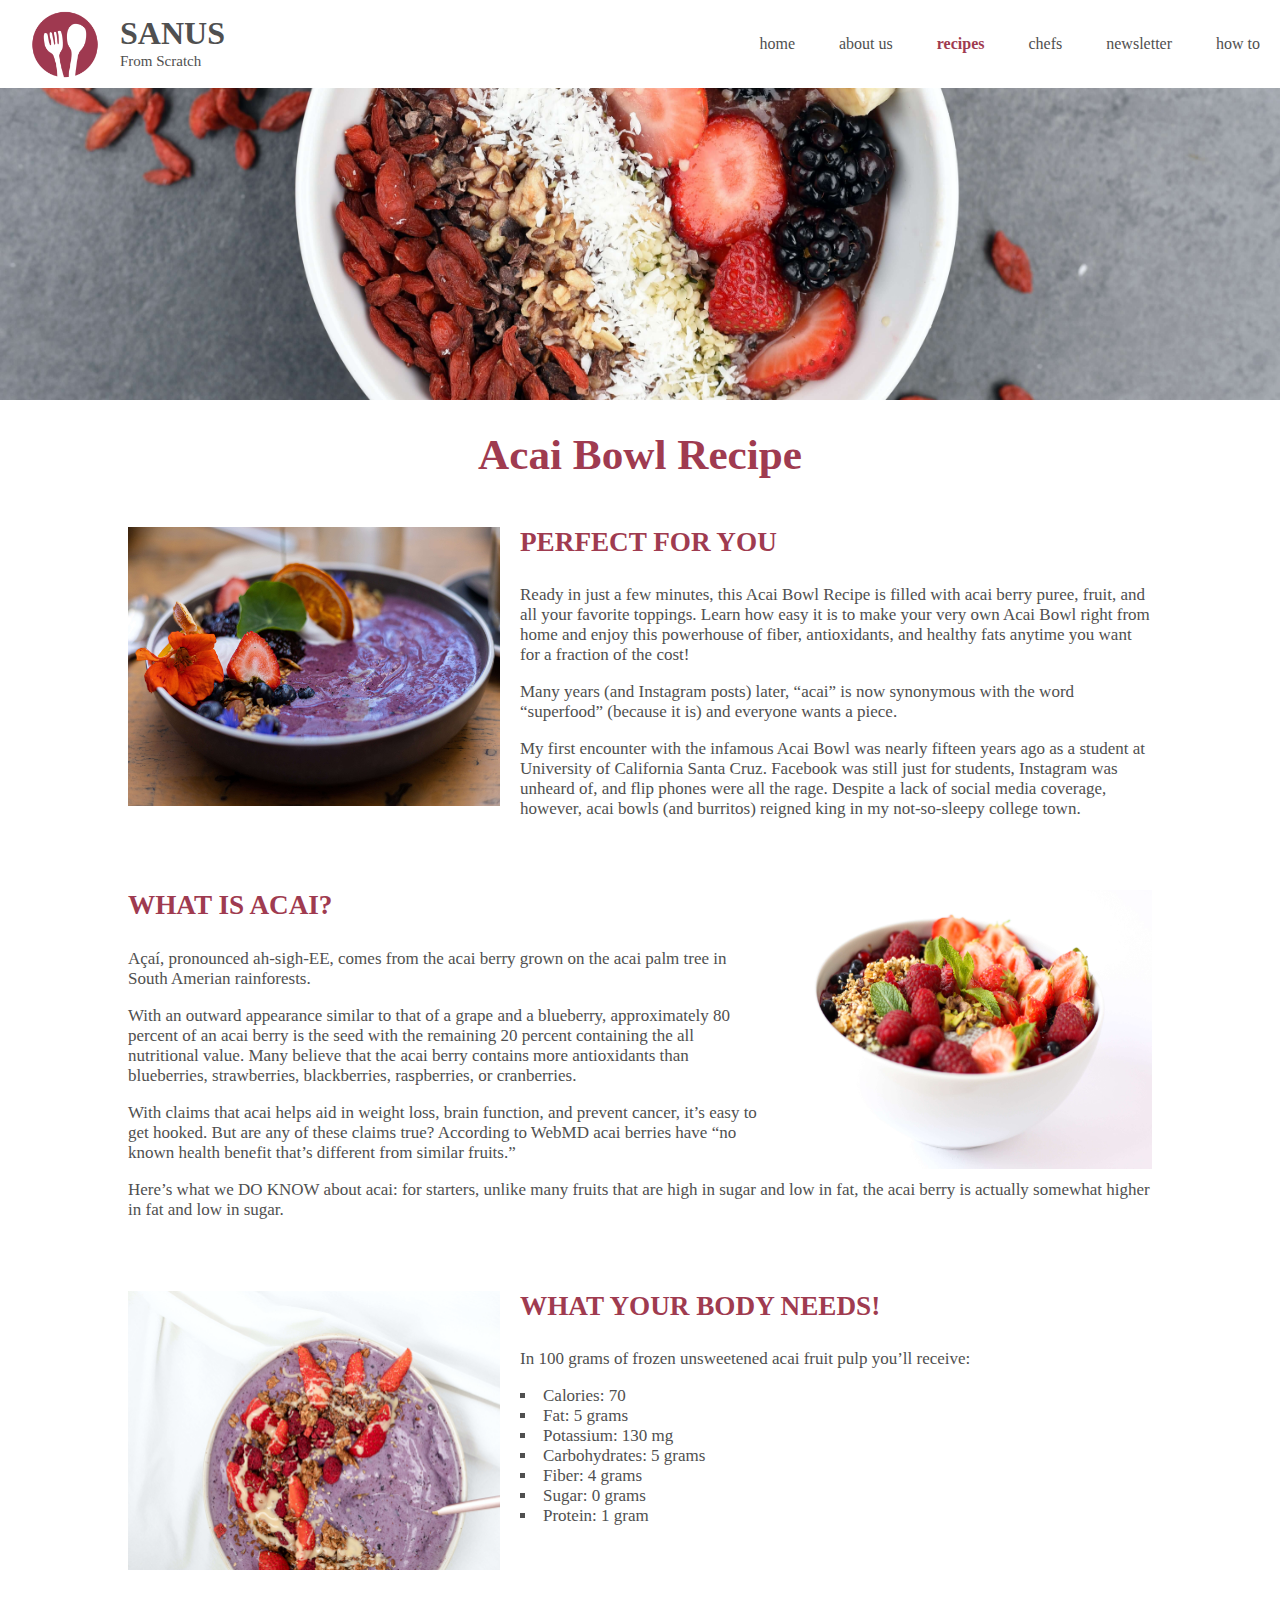
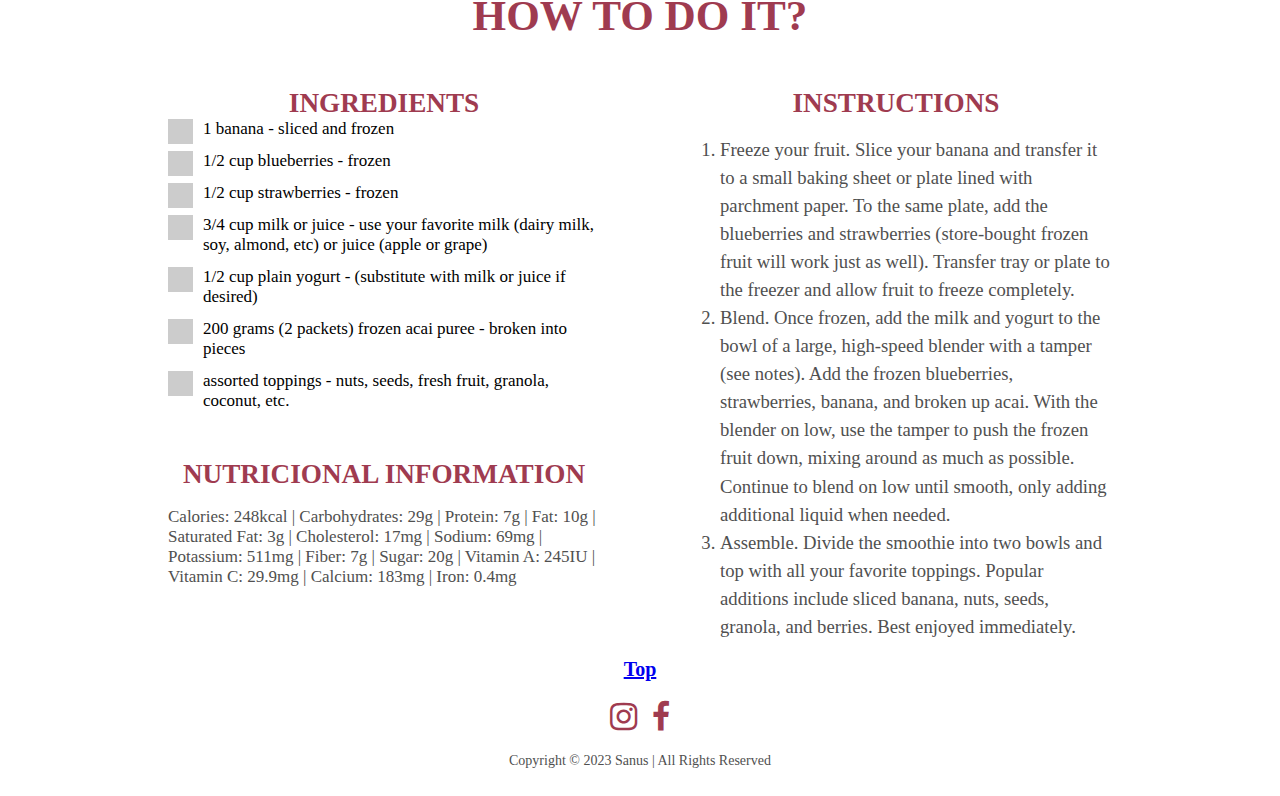
<file: recipes.html>
<!--Irina Raven - Sanus website-->

<!DOCTYPE html>

<html lang="en">

<head>
    
    <meta charset="UTF-8">
    <meta name="viewport" content="width=device-width, initial-scale=1.0">
    
    <!--Page title-->
    <title>Sanus</title>
    
    <!--Adding Font Awesome styles ref-->
    <link rel="stylesheet" href="https://cdnjs.cloudflare.com/ajax/libs/font-awesome/4.7.0/css/font-awesome.min.css">

    <!--Adding my styles sheet-->
    <link rel="stylesheet" href="assets/stylesheets/styles.css">

    <!--css styles-->
    <style>

        /* The container */
        .container {
        display: block;
        position: relative;
        padding-left: 35px;
        margin-bottom: 12px;
        cursor: pointer;
        font-size: 17px;
        font-family: poppins;
        font-weight: lighter;
        -webkit-user-select: none;
        -moz-user-select: none;
        -ms-user-select: none;
        user-select: none;
        }

        /* Hide the browser's default checkbox */
        .container input {
        position: absolute;
        opacity: 0;
        cursor: pointer;
        height: 0;
        width: 0;
        }

        /* Create a custom checkbox */
        .checkmark {
        position: absolute;
        top: 0;
        left: 0;
        height: 25px;
        width: 25px;
        background-color: #ccc;
        }

        /* On mouse-over, add a grey background color */
        .container:hover input ~ .checkmark {
        background-color: rgb(80, 80, 80)
        }

        /* When the checkbox is checked, add a pink background */
        .container input:checked ~ .checkmark {
        background-color: rgb(159, 59, 80);;
        }

        /* Create the checkmark/indicator (hidden when not checked) */
        .checkmark:after {
        content: "";
        position: absolute;
        display: none;
        }

        /* Show the checkmark when checked */
        .container input:checked ~ .checkmark:after {
        display: block;
        }

        /* Style the checkmark/indicator */
        .container .checkmark:after {
        left: 9px;
        top: 5px;
        width: 5px;
        height: 10px;
        border: solid white;
        border-width: 0 3px 3px 0;
        -webkit-transform: rotate(45deg);
        -ms-transform: rotate(45deg);
        transform: rotate(45deg);
        }

        p{
            font-family: poppins;
            font-weight: lighter;   
            font-size: 17px;
            color: rgb(80, 80, 80);
        }

        ol{
            font-family: poppins;
            font-weight: lighter; 
            font-size: 17px;
            color: rgb(80, 80, 80);  
        }

        ul{
            font-family: poppins;
            font-weight: lighter; 
            font-size: 17px;
            color: rgb(80, 80, 80);  
        }
        ul.b {
            list-style-type: square;
            color: rgb(80, 80, 80); 
            padding-left: 20px;
            list-style-position: inside;
        }

        .parent-container{
                margin-left: 10%;
                margin-right: 10%;  
            }
    </style>
    
</head>

<body>
    
    <!--header of all webpages-->
    <header class="recipes">
      
      <!--logo, business and slogan-->
      <a class="logo" href="index.html"></a>
      <a class="logotext1" href="index.html">SANUS</a>
      <a class="logotext2" href="index.html">From Scratch</a>

      <!--navigation menu-->
      <nav>
             <!--regular navigation menu-->
             <div class="horizontal-nav">
                <a href="index.html">home</a>
                <a href="about.html">about us</a> 
                <a class="active-menu-item" style="color: rgb(159, 59, 80)" href="recipes.html">recipes</a>
                <a href="chefs.html">chefs</a>
                <a href="newsletter.html">newsletter</a>
                <a href="howto.html">how to</a>
            </div>
    
            <!--responsive navigation menu-->
            <div class="dropdown">
                <button class="dropbtn"><span class="fa fa-bars fa-x"></span></button>
                <div class="dropdown-content">
                <a href="index.html">home</a>
                <a href="about.html">about us</a>
                <a href="recipes.html">recipes</a>
                <a href="chefs.html">chefs</a>
                <a href="newsletter.html">newsletter</a>
                <a href="howto.html">how to</a>
            </div>
        </div>

        </nav>

    </header>

    <section>
    
        <div class="parent-container">

            <h1>Acai Bowl Recipe</h1>

            <div>
                <img src="assets/images/bowl1.jpg" alt="acai bowl" style="float:left; padding-right: 20px; padding-top: 0px; padding-bottom: 10px; width:372px; height:279px;">
                <h3 style="padding-top: 0px; text-transform: uppercase; text-align: left;">Perfect for you</h3>
                <p> Ready in just a few minutes, this Acai Bowl Recipe is filled with acai 
                    berry puree, fruit, and all your favorite toppings. Learn how easy it is 
                    to make your very own Acai Bowl right from home and enjoy this powerhouse 
                    of fiber, antioxidants, and healthy fats anytime you want for a fraction 
                    of the cost!
                </p>
                <p>Many years (and Instagram posts) later, “acai” is now synonymous with the 
                    word “superfood” (because it is) and everyone wants a piece.
                </p>
                
                <p>My first encounter with the infamous Acai Bowl was nearly fifteen years 
                    ago as a student at University of California Santa Cruz. Facebook was 
                    still just for students, Instagram was unheard of, and flip phones were 
                    all the rage. Despite a lack of social media coverage, however, 
                    acai bowls (and burritos) reigned king in my not-so-sleepy college town.

                </p>
            </div>

            <br><br><br>

            <div>
                <img src="assets/images/july22.jpg" alt="acai bowl" style="float:right; padding-left: 20px; padding-top: 0px; padding-bottom: 10px; width:372px; height:279px;">
                <h3 style="padding-top: 0px; text-transform: uppercase; text-align: left;">What is Acai?</h3>
                <p> 
                    Açaí, pronounced ah-sigh-EE, comes from the acai berry grown on the acai 
                    palm tree in South Amerian rainforests.
                </p>
                <p>
                    With an outward appearance similar to that of a grape and a blueberry, 
                    approximately 80 percent of an acai berry is the seed with the 
                    remaining 20 percent containing the all nutritional value. Many 
                    believe that the acai berry contains more antioxidants than blueberries, 
                    strawberries, blackberries, raspberries, or cranberries.
                </p>
                
                <p>
                    With claims that acai helps aid in weight loss, brain function, and 
                    prevent cancer, it’s easy to get hooked. But are any of these claims 
                    true? According to WebMD acai berries have “no known health benefit 
                    that’s different from similar fruits.”
                </p>
                <p>
                    Here’s what we DO KNOW about acai: for starters, unlike many fruits that are high in sugar and low in fat, 
                    the acai berry is actually somewhat higher in fat and low in sugar.
                </p>
            </div>

            <br><br><br>
                
            <div> 
                <img src="assets/images/bowl3.jpg" alt="acai bowl" style="float:left; padding-right: 20px; padding-top: 0px; padding-bottom: 10px; width:372px; height:279px;">
                <h3 style="padding-top: 0px; text-transform: uppercase; text-align: left;">what your body needs!</h3>
                <p>In 100 grams of frozen unsweetened acai fruit pulp you’ll receive:</p>
                <ul class="b">
                    <li>Calories: 70</li>
                    <li>Fat: 5 grams</li>
                    <li>Potassium: 130 mg</li>
                    <li>Carbohydrates: 5 grams</li>
                    <li>Fiber: 4 grams</li>
                    <li>Sugar: 0 grams</li>
                    <li>Protein: 1 gram</li>
                </ul>   
            </div>

            <br>

            <h1>HOW TO DO IT?</h1>

            <aside style="width: 50%">
                <!--Ingredients-->
                <div>
                    <div>
                        <h4 style="text-transform: uppercase;">ingredients</h4>
                        
                        <label class="container">1 banana - sliced and frozen
                            <input type="checkbox">
                            <span class="checkmark"></span>
                          </label>


                          <label class="container">1/2 cup blueberries - frozen
                            <input type="checkbox">
                            <span class="checkmark"></span>
                          </label>

                          <label class="container">1/2 cup strawberries - frozen
                            <input type="checkbox">
                            <span class="checkmark"></span>
                          </label>

                          <label class="container">3/4 cup milk or juice - use your favorite milk (dairy milk, soy, almond, etc) or juice (apple or grape)
                            <input type="checkbox">
                            <span class="checkmark"></span>
                          </label>

                          <label class="container">1/2 cup plain yogurt - (substitute with milk or juice if desired)
                            <input type="checkbox">
                            <span class="checkmark"></span>
                          </label>

                          <label class="container">200 grams (2 packets) frozen acai puree - broken into pieces
                            <input type="checkbox">
                            <span class="checkmark"></span>
                          </label>

                          <label class="container">assorted toppings - nuts, seeds, fresh fruit, granola, coconut, etc.
                            <input type="checkbox">
                            <span class="checkmark"></span>
                          </label>
                    </div>
                </div>

                <br> <br>

                <!--Nutricional Info-->
                <div>
                    <div>
                        <h4 style="text-transform: uppercase;">Nutricional Information</h4>
                        <p>
                            Calories: 248kcal | Carbohydrates: 29g | Protein: 7g | 
                            Fat: 10g | Saturated Fat: 3g | Cholesterol: 17mg | 
                            Sodium: 69mg | Potassium: 511mg | Fiber: 7g | Sugar: 20g | 
                            Vitamin A: 245IU | Vitamin C: 29.9mg | Calcium: 183mg | 
                            Iron: 0.4mg
                        </p>
                    </div>
                </div>

            </aside>

            <aside style="width: 50%">
                <!--Steps-->
                <div>
                    <div>
                        <h4 style="text-transform: uppercase;">instructions</h4>
                        <ol>
                            <li>Freeze your fruit. Slice your banana and transfer it to a small baking sheet or plate lined with parchment paper. To the same plate, add the blueberries and strawberries (store-bought frozen fruit will work just as well). Transfer tray or plate to the freezer and allow fruit to freeze completely.</li>
                            <li>Blend. Once frozen, add the milk and yogurt to the bowl of a large, high-speed blender with a tamper (see notes). Add the frozen blueberries, strawberries, banana, and broken up acai. With the blender on low, use the tamper to push the frozen fruit down, mixing around as much as possible. Continue to blend on low until smooth, only adding additional liquid when needed.</li>
                            <li>Assemble. Divide the smoothie into two bowls and top with all your favorite toppings. Popular additions include sliced banana, nuts, seeds, granola, and berries. Best enjoyed immediately.</li>
                        </ol> 
                    </div>
                </div>
            </aside>
                
        </div>

    </section>

    <br><br><br>

    <div class="to-top"><a href="#">Top</a></div>

    <!--footer of all webpages-->
    <footer>
        <div class="icon-horizontal">

            <a href="https://www.instagram.com/" target="_blank" 
            class="fa fa-instagram fa-2x hover-color"></a>

            <a href="https://www.facebook.com/" target="_blank"
             class="fa fa-facebook fa-2x hover-color padding-left"></a>
             
        </div>    
        <div class="copy-right">
            <span>Copyright &copy; 2023 Sanus | All Rights Reserved</span>
        </div>
          
    </footer>
  </body>
  
  </html>
</file>
<file: assets/stylesheets/styles.css>
/*defining our working area*/
body {
    margin: 0;
    padding: 0;
}

/*defining H1*/
h1 {
    margin: 0px 0px 1em 0px;
    color: rgb(159, 59, 80);
    font-size: 2.7em;
    font-family: atma;
    font-weight: bold;
    text-align: center;
    padding-top: 30px;
    padding-bottom: 5px;
  }

/*defining H2*/
h2 {
    margin: 0px 0px 1em 0px;
    font-size: 1.7em;
    font-family: atma;
    font-weight: bold;
    text-align: center;
    padding-top: 0px;
    padding-bottom: 15px;
  }

  h2:hover.hover-color-b {
    color: rgb(159, 59, 80);
    text-decoration: none;
}

/*defining H3*/
h3 {
    margin: 0px 0px 1em 0px;
    color: rgb(159, 59, 80);
    font-size: 1.7em;
    font-family: atma;
    font-weight: bold;
    text-align: center;
    padding-top: 45px;
    padding-bottom: 0px;
  }

  h4 {
    margin: 0px 0px 0em 0px;
    color: rgb(159, 59, 80);
    font-size: 1.7em;
    font-family: atma;
    font-weight: bold;
    text-align: center;
    padding-top: 0px;
    padding-bottom: 0px;
  }


/*Where the logo goes*/
header a.logo{
    position: absolute;
    display: block;
    width: 70px;
    height: 70px;
    background: url(../images/SanusLogoNoTextColor.png) no-repeat 0 0;
    background-size: contain;
    top: 10px;
    left: 30px;    
}

/*Where the logo text goes*/
header a.logotext1{
    position: absolute;
    display: block;
    font-family: atma;
    top: 15px;
    left: 120px;   
    font-size: 32px;
    color: rgb(80, 80, 80);
    font-weight: bold;
    text-decoration: none;
}

/*Where the logo slogan goes*/
header a.logotext2{
    position: absolute;
    display: block;
    font-family: poppins;
    top: 53px;
    left: 120px;
    font-size: 15px;
    color: rgb(80, 80, 80);
    font-weight:normal;
    text-decoration: none;
}

/*color of navigation menu*/
.horizontal-nav{
    background-color: white;
    text-align: right;
    padding: 0px 0px 0px 180px;
}

/*text color of navigation menu*/
.horizontal-nav a{
    display:inline-block;
    color: rgb(80, 80, 80);
    margin: 25px 10px;
    padding: 10px 10px;
    text-decoration: none; 
    font-family: poppins;
}

/*active page get bold and change of text color*/
.active-menu-item {
    font-weight: bold;
    font-family: poppins;
    color: rgb(159, 59, 80);
}

/*text color (159,59,80) and weight (bold) hover navigation menu*/
.horizontal-nav a:hover{
    cursor: pointer;
    color: rgb(159, 59, 80);
    font-family: poppins;
    font-weight: normal;
}

/*defining image cover homepage*/
header.home-page{
    background: #eee url(../images/cover_home.jpg) no-repeat center;
    background-size: cover;
    height: 600px;
}

/*defining image cover about*/
header.about{
    background: #eee url(../images/cover_about.jpg) no-repeat center;
    background-size: cover;
    height: 400px;
}

/*defining image cover recipes*/
header.recipes{
    background: #eee url(../images/cover_recipes.jpg) no-repeat center;
    background-size: cover;
    height: 400px;
}

/*defining image cover chefs*/
header.chefs{
    background: #eee url(../images/cover_chefs.jpg) no-repeat center;
    background-size: cover;
    height: 400px;
}

/*defining image cover howto*/
header.howto{
    background: #eee url(../images/cover_howto.jpg) no-repeat center;
    background-size: cover;
    height: 400px;
}

/*defining image cover newsletter*/
header.newsletters{
    background: #eee url(../images/cover_newsletters.jpg) no-repeat center;
    background-size: cover;
    height: 400px;
}

/*defining image cover recipes home page*/
.cover-hp{
    background: #eee url(../images/cover_home.jpg) no-repeat center;
    background-size: cover;
    height: 600px;
}

/*defining image cover recipes home page*/
.cover-hp1{
    background: linear-gradient( rgba(255, 226, 226, 0.923), rgba(174, 166, 166, 0.783) ), url(../images/background2.png) no-repeat center;
    background-size: cover;
    height: 660px;
}

/*defining image cover chef home page*/
.cover-hp2{
    background: linear-gradient( rgba(0, 0, 0, 0.6), rgba(0, 0, 0, 0.6) ), url(../images/cover_chefs.jpg) no-repeat center;
    background-size: cover;
    height: 600px;
}

/*defining image cover newletter home page*/
.cover-hp3{
    background: rgb(253, 225, 231) no-repeat center;
    background-size: cover;
    height: 600px;
}

/*defining image cover how to's home page*/
.cover-hp4{
    background: linear-gradient( rgba(0, 0, 0, 0.6), rgba(0, 0, 0, 0.6) ), url(../images/cover_howto.jpg) no-repeat center;
    background-size: cover;
    opacity: 2.4;
    height: 600px;
}




/**/
.flex-container > div {
    width: 25%;
  }
  .flex-container > span > h2 {
    text-align: center;
    padding-left: 8px;
    padding-right: 8px;
  }
  
  video {
    display: none;
  }

/*Color of MORE or LESS accordion*/
.accordion {
    color: rgb(159, 59, 80);
    font-family: poppins;
    font-weight: bold;
    cursor: pointer;
    font-size: 15px;
    padding-bottom: 10px;
  }
  
  /*Color of MORE or LESS accordion*/
  .active,
  .accordion:hover {
    color: rgb(80, 80, 80);
    font-family: poppins;
    font-weight: bold;
  }
  
  /* accordion*/
  .panel {
    display: none;
    overflow: hidden;
  }  


/*Setting up my footer*/
footer {
    width: 100%;
    height: 115px;
    background-color: white;
    
}

/*space between icons footer social menu*/
footer div.icon-horizontal {
    padding: 20px;
    display: flex;
    justify-content: center;
}
 
/*color for icons on footer*/
footer a {
    color: rgb(159, 59, 80);
    text-decoration: none;
}
 
/*hover color for icons on footer*/
footer a:hover.hover-color {
    color: rgb(80, 80, 80);
    text-decoration: none;
}

/*15px of padding for icons footer*/
.padding-right {
    padding-right: 15px;
}

/*15px of padding for icons footer*/
.padding-left {
    padding-left: 15px;
}

/*styles for footer copyright text*/
.copy-right {
    font-size: 14px;
    font-family: poppins;
    color: rgb(80, 80, 80);
    display: flex;
    justify-content: center;
  }
  
/*icon for users to go to top*/
.to-top {
    width: 100%;
    padding: 0px;
    display: flex;
    text-decoration: none;
    color: rgb(159, 59, 80);
    justify-content: center;
    font-family: atma;
    font-size: 20px;
    font-weight: bold; 
  }

  aside {
    width: 40%;
    float: left;
  }
  aside > div {
    /* padding: top right bottom left */
    padding: 0px 40px 0px 40px;
  }
  
  aside div li {
    font-size: 1.1em;
    line-height: 1.5em;
  }
  
  aside > div > div.scrolling {
    height: 600px;
    overflow: auto;
  }

/*----------------------------------------*/
/*-----------Responsive Part--------------*/


/*responsive menu where it goes*/
.dropdown {
    position: absolute;
    display: none;
    top: 0;
    right: 0;
}

/*responsive menu design (just hamburger menu)*/
.dropbtn {
    background-color: white;
    opacity: 0.9;
    color:rgb(159, 59, 80);
    padding: 16px;
    font-size: 16px;
    border:none;
    cursor:pointer;
}

/*content hamburger menu the right of scree*/
.dropdown-content{
    display:none;
    position: absolute;
    right: 0;
    background-color: rgb(159, 59, 80)
}

/*hamburger menu content on the right of screen*/
.dropdown-content a {
    color: rgb(80, 80, 80);
    padding: 12px 16px;
    text-decoration: none;
    display: block;
    font-family: poppins;
    font-size: 14px;
    text-align: center;
    text-decoration: none;
}

/*color of dropdown menu when hover*/
.dropdown-content a:hover{
    color: rgb(159, 59, 80);
    padding: 12px 16px;
    text-decoration: none;
    display: block;
    text-align: center;
    font-weight: bold;
}

/*keeps dropdown menu hold*/
.dropdown:hover .dropdown-content{
    display:block;
}

/*color of responsive menu*/
.dropdown:hover .dropdown-content{
    background-color: white;
    opacity: 0.9;
}

/*Styles to add hamburger menu when it's a small area*/
@media screen and (max-width: 600px) {
    .horizontal-nav{
        display: none;
    }

    .dropdown{
        display: block;
    }
}
</file>
